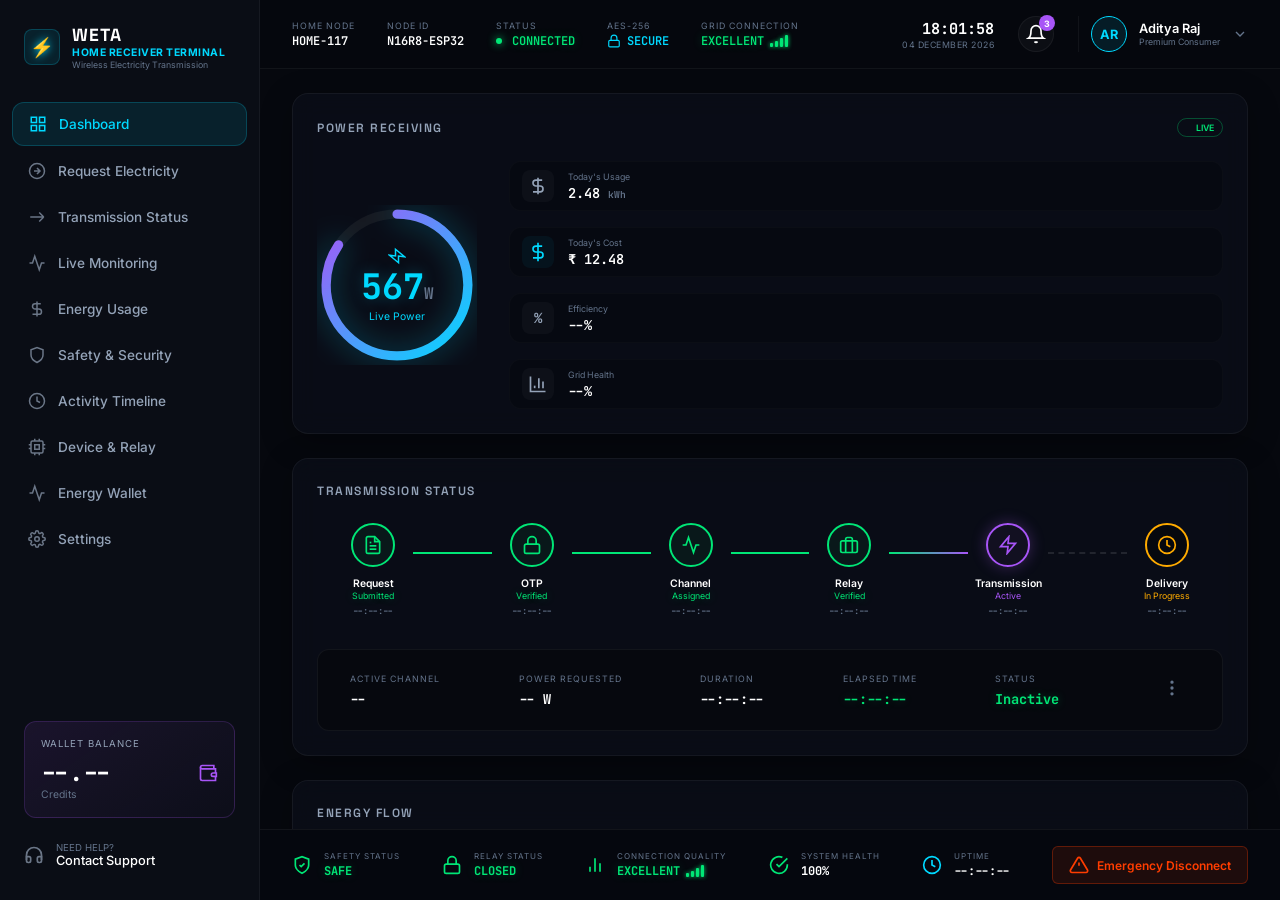
<file: Home/index.html>
<!DOCTYPE html>
<html lang="en">
<head>
  <meta charset="UTF-8"/>
  <meta name="viewport" content="width=device-width, initial-scale=1.0"/>
  <title>WETA HOME RECEIVER TERMINAL</title>
  <link rel="preconnect" href="https://fonts.googleapis.com"/>
  <link rel="preconnect" href="https://fonts.gstatic.com" crossorigin/>
  <link href="https://fonts.googleapis.com/css2?family=Inter:wght@400;500;600;700&family=Space+Grotesk:wght@500;600;700&family=Orbitron:wght@500;700&family=JetBrains+Mono:wght@400;500;700&display=swap" rel="stylesheet"/>
  <link rel="stylesheet" href="style.css"/>
</head>
<body>
  <div id="app">
    <!-- LEFT SIDEBAR -->
    <aside class="sidebar">
      <div class="sidebar-brand">
        <div class="brand-icon">⚡</div>
        <div class="brand-text">
          <h1>WETA</h1>
          <h2>HOME RECEIVER TERMINAL</h2>
          <p>Wireless Electricity Transmission</p>
        </div>
      </div>

      <nav class="sidebar-nav">
        <a href="#" class="nav-item active">
          <svg viewBox="0 0 24 24" fill="none" stroke="currentColor" stroke-width="2"><rect x="3" y="3" width="7" height="7"></rect><rect x="14" y="3" width="7" height="7"></rect><rect x="14" y="14" width="7" height="7"></rect><rect x="3" y="14" width="7" height="7"></rect></svg>
          Dashboard
        </a>
        <a href="#" class="nav-item">
          <svg viewBox="0 0 24 24" fill="none" stroke="currentColor" stroke-width="2"><circle cx="12" cy="12" r="10"></circle><path d="M12 8l4 4-4 4M8 12h8"></path></svg>
          Request Electricity
        </a>
        <a href="#" class="nav-item">
          <svg viewBox="0 0 24 24" fill="none" stroke="currentColor" stroke-width="2"><path d="M21 12H3M21 12l-6-6M21 12l-6 6"></path></svg>
          Transmission Status
        </a>
        <a href="#" class="nav-item">
          <svg viewBox="0 0 24 24" fill="none" stroke="currentColor" stroke-width="2"><polyline points="22 12 18 12 15 21 9 3 6 12 2 12"></polyline></svg>
          Live Monitoring
        </a>
        <a href="#" class="nav-item">
          <svg viewBox="0 0 24 24" fill="none" stroke="currentColor" stroke-width="2"><path d="M12 2v20M17 5H9.5a3.5 3.5 0 0 0 0 7h5a3.5 3.5 0 0 1 0 7H6"></path></svg>
          Energy Usage
        </a>
        <a href="#" class="nav-item">
          <svg viewBox="0 0 24 24" fill="none" stroke="currentColor" stroke-width="2"><path d="M12 22s8-4 8-10V5l-8-3-8 3v7c0 6 8 10 8 10z"></path></svg>
          Safety & Security
        </a>
        <a href="#" class="nav-item">
          <svg viewBox="0 0 24 24" fill="none" stroke="currentColor" stroke-width="2"><circle cx="12" cy="12" r="10"></circle><polyline points="12 6 12 12 16 14"></polyline></svg>
          Activity Timeline
        </a>
        <a href="#" class="nav-item">
          <svg viewBox="0 0 24 24" fill="none" stroke="currentColor" stroke-width="2"><rect x="4" y="4" width="16" height="16" rx="2" ry="2"></rect><rect x="9" y="9" width="6" height="6"></rect><line x1="9" y1="1" x2="9" y2="4"></line><line x1="15" y1="1" x2="15" y2="4"></line><line x1="9" y1="20" x2="9" y2="23"></line><line x1="15" y1="20" x2="15" y2="23"></line><line x1="20" y1="9" x2="23" y2="9"></line><line x1="20" y1="14" x2="23" y2="14"></line><line x1="1" y1="9" x2="4" y2="9"></line><line x1="1" y1="14" x2="4" y2="14"></line></svg>
          Device & Relay
        </a>
        <a href="#" class="nav-item">
          <svg viewBox="0 0 24 24" fill="none" stroke="currentColor" stroke-width="2"><path d="M22 12h-4l-3 9L9 3l-3 9H2"></path></svg>
          Energy Wallet
        </a>
        <a href="#" class="nav-item">
          <svg viewBox="0 0 24 24" fill="none" stroke="currentColor" stroke-width="2"><circle cx="12" cy="12" r="3"></circle><path d="M19.4 15a1.65 1.65 0 0 0 .33 1.82l.06.06a2 2 0 0 1-2.83 2.83l-.06-.06a1.65 1.65 0 0 0-1.82-.33 1.65 1.65 0 0 0-1 1.51V21a2 2 0 0 1-4 0v-.09A1.65 1.65 0 0 0 9 19.4a1.65 1.65 0 0 0-1.82.33l-.06.06a2 2 0 0 1-2.83-2.83l.06-.06A1.65 1.65 0 0 0 4.68 15a1.65 1.65 0 0 0-1.51-1H3a2 2 0 0 1 0-4h.09A1.65 1.65 0 0 0 4.6 9a1.65 1.65 0 0 0-.33-1.82l-.06-.06a2 2 0 0 1 2.83-2.83l.06.06A1.65 1.65 0 0 0 9 4.68a1.65 1.65 0 0 0 1-1.51V3a2 2 0 0 1 4 0v.09a1.65 1.65 0 0 0 1 1.51 1.65 1.65 0 0 0 1.82-.33l.06-.06a2 2 0 0 1 2.83 2.83l-.06.06A1.65 1.65 0 0 0 19.4 9a1.65 1.65 0 0 0 1.51 1H21a2 2 0 0 1 0 4h-.09a1.65 1.65 0 0 0-1.51 1z"></path></svg>
          Settings
        </a>
      </nav>

      <div class="sidebar-bottom">
        <div class="wallet-card">
          <div class="wallet-header">
            <span>WALLET BALANCE</span>
          </div>
          <div class="wallet-amount">
            <span id="sidebar-wallet-bal">--.--</span>
            <svg viewBox="0 0 24 24" fill="none" stroke="currentColor" stroke-width="2"><path d="M21 12V7H5a2 2 0 0 1 0-4h14v4"></path><path d="M3 5v14a2 2 0 0 0 2 2h16v-5"></path><path d="M18 12a2 2 0 0 0 0 4h4v-4Z"></path></svg>
          </div>
          <div class="wallet-unit">Credits</div>
        </div>

        <a href="#" class="support-link">
          <svg viewBox="0 0 24 24" fill="none" stroke="currentColor" stroke-width="2"><path d="M3 18v-6a9 9 0 0 1 18 0v6"></path><path d="M21 19a2 2 0 0 1-2 2h-1a2 2 0 0 1-2-2v-3a2 2 0 0 1 2-2h3zM3 19a2 2 0 0 0 2 2h1a2 2 0 0 0 2-2v-3a2 2 0 0 0-2-2H3z"></path></svg>
          <div class="support-text">
            <span>NEED HELP?</span>
            <strong>Contact Support</strong>
          </div>
        </a>
      </div>
    </aside>

    <!-- MAIN CONTENT -->
    <main class="main-content">
      <!-- TOPBAR -->
      <header class="topbar">
        <div class="topbar-status">
          <div class="status-item">
            <span class="label">HOME NODE</span>
            <strong class="value text-white">HOME-117</strong>
          </div>
          <div class="status-item">
            <span class="label">NODE ID</span>
            <strong class="value text-white">N16R8-ESP32</strong>
          </div>
          <div class="status-item">
            <span class="label">STATUS</span>
            <strong class="value text-green"><span class="dot green"></span> CONNECTED</strong>
          </div>
          <div class="status-item">
            <span class="label">AES-256</span>
            <strong class="value text-cyan"><svg width="12" height="12" viewBox="0 0 24 24" fill="none" stroke="currentColor" stroke-width="2"><rect x="3" y="11" width="18" height="11" rx="2" ry="2"></rect><path d="M7 11V7a5 5 0 0 1 10 0v4"></path></svg> SECURE</strong>
          </div>
          <div class="status-item">
            <span class="label">GRID CONNECTION</span>
            <strong class="value text-green">EXCELLENT <span class="bars"><span class="bar on"></span><span class="bar on"></span><span class="bar on"></span><span class="bar on"></span></span></strong>
          </div>
        </div>

        <div class="topbar-user">
          <div class="clock">
            <strong class="time" id="clock-time">17:54:32</strong>
            <span class="date" id="clock-date">07 JUNE 2026</span>
          </div>
          <div class="notifications">
            <svg viewBox="0 0 24 24" fill="none" stroke="currentColor" stroke-width="2"><path d="M18 8A6 6 0 0 0 6 8c0 7-3 9-3 9h18s-3-2-3-9"></path><path d="M13.73 21a2 2 0 0 1-3.46 0"></path></svg>
            <span class="badge">3</span>
          </div>
          <div class="profile">
            <div class="avatar">AR</div>
            <div class="profile-info">
              <strong class="name">Aditya Raj</strong>
              <span class="role">Premium Consumer</span>
            </div>
            <svg class="chevron" viewBox="0 0 24 24" fill="none" stroke="currentColor" stroke-width="2"><polyline points="6 9 12 15 18 9"></polyline></svg>
          </div>
        </div>
      </header>

      
      
      <!-- DASHBOARD AREA -->
      <div id="view-dashboard" class="dashboard-scroll view active">
        <div class="grid-container">
          
          <!-- ROW 1 -->
          <div class="row row-1">
            <!-- POWER RECEIVING -->
            <div class="card power-receiving">
              <div class="card-header">
                <h2>POWER RECEIVING</h2>
                <div class="live-badge"><span class="dot"></span> LIVE</div>
              </div>
              <div class="power-content">
                <div class="power-gauge">
                  <svg viewBox="0 0 140 140">
                    <defs>
                      <linearGradient id="power-grad" x1="0%" y1="100%" x2="100%" y2="0%">
                        <stop offset="0%" stop-color="#00D9FF" />
                        <stop offset="100%" stop-color="#A855F7" />
                      </linearGradient>
                    </defs>
                    <circle class="bg" cx="70" cy="70" r="62"></circle>
                    <circle class="progress" cx="70" cy="70" r="62" stroke="url(#power-grad)"></circle>
                  </svg>
                  <div class="gauge-center">
                    <svg class="bolt" viewBox="0 0 24 24" fill="none" stroke="currentColor" stroke-width="2"><polygon points="13 2 3 14 12 14 11 22 21 10 12 10 13 2"></polygon></svg>
                    <div class="value">567<span>W</span></div>
                    <div class="label">Live Power</div>
                  </div>
                </div>
                
                <div class="power-stats">
                  <div class="stat-item">
                    <div class="icon">
                      <svg viewBox="0 0 24 24" fill="none" stroke="currentColor" stroke-width="2"><path d="M12 2v20M17 5H9.5a3.5 3.5 0 0 0 0 7h5a3.5 3.5 0 0 1 0 7H6"></path></svg>
                    </div>
                    <div class="stat-info">
                      <span class="stat-label">Today's Usage</span>
                      <strong class="stat-value">2.48 <span>kWh</span></strong>
                    </div>
                  </div>
                  <div class="stat-item">
                    <div class="icon cyan">
                      <svg viewBox="0 0 24 24" fill="none" stroke="currentColor" stroke-width="2"><line x1="12" y1="1" x2="12" y2="23"></line><path d="M17 5H9.5a3.5 3.5 0 0 0 0 7h5a3.5 3.5 0 0 1 0 7H6"></path></svg>
                    </div>
                    <div class="stat-info">
                      <span class="stat-label">Today's Cost</span>
                      <strong class="stat-value">₹ 12.48</strong>
                    </div>
                  </div>
                  <div class="stat-item">
                    <div class="icon text-cyan">
                      <strong style="font-family: var(--font-mono); font-size: 14px;">%</strong>
                    </div>
                    <div class="stat-info">
                      <span class="stat-label">Efficiency</span>
                      <strong class="stat-value" id="dash-efficiency">--%</strong>
                    </div>
                  </div>
                  <div class="stat-item">
                    <div class="icon text-cyan">
                      <svg viewBox="0 0 24 24" fill="none" stroke="currentColor" stroke-width="2"><path d="M3 3v18h18"/><path d="M18 17V9"/><path d="M13 17V5"/><path d="M8 17v-3"/></svg>
                    </div>
                    <div class="stat-info">
                      <span class="stat-label">Grid Health</span>
                      <strong class="stat-value" id="dash-health">--%</strong>
                    </div>
                  </div>
                </div>
              </div>
            </div>
            
            <!-- TRANSMISSION STATUS -->
            <div class="card transmission-status">
              <div class="card-header">
                <h2>TRANSMISSION STATUS</h2>
              </div>
              <div class="transmission-workflow">
                <div class="step complete">
                  <div class="icon-wrap"><svg viewBox="0 0 24 24" fill="none" stroke="currentColor" stroke-width="2"><path d="M14 2H6a2 2 0 0 0-2 2v16a2 2 0 0 0 2 2h12a2 2 0 0 0 2-2V8z"></path><polyline points="14 2 14 8 20 8"></polyline><line x1="16" y1="13" x2="8" y2="13"></line><line x1="16" y1="17" x2="8" y2="17"></line><polyline points="10 9 9 9 8 9"></polyline></svg></div>
                  <strong class="name">Request</strong>
                  <span class="status text-green">Submitted</span>
                  <span class="time" id="tx-time-request">--:--:--</span>
                </div>
                <div class="line active"></div>
                <div class="step complete">
                  <div class="icon-wrap"><svg viewBox="0 0 24 24" fill="none" stroke="currentColor" stroke-width="2"><rect x="3" y="11" width="18" height="11" rx="2" ry="2"></rect><path d="M7 11V7a5 5 0 0 1 10 0v4"></path></svg></div>
                  <strong class="name">OTP</strong>
                  <span class="status text-green">Verified</span>
                  <span class="time" id="tx-time-otp">--:--:--</span>
                </div>
                <div class="line active"></div>
                <div class="step complete">
                  <div class="icon-wrap"><svg viewBox="0 0 24 24" fill="none" stroke="currentColor" stroke-width="2"><path d="M22 12h-4l-3 9L9 3l-3 9H2"></path></svg></div>
                  <strong class="name">Channel</strong>
                  <span class="status text-green">Assigned</span>
                  <span class="time" id="tx-time-channel">--:--:--</span>
                </div>
                <div class="line active"></div>
                <div class="step complete">
                  <div class="icon-wrap"><svg viewBox="0 0 24 24" fill="none" stroke="currentColor" stroke-width="2"><rect x="2" y="7" width="20" height="14" rx="2" ry="2"></rect><path d="M16 21V5a2 2 0 0 0-2-2h-4a2 2 0 0 0-2 2v16"></path></svg></div>
                  <strong class="name">Relay</strong>
                  <span class="status text-green">Verified</span>
                  <span class="time" id="tx-time-relay">--:--:--</span>
                </div>
                <div class="line active purple"></div>
                <div class="step active pulse">
                  <div class="icon-wrap glow-purple"><svg viewBox="0 0 24 24" fill="none" stroke="currentColor" stroke-width="2"><polygon points="13 2 3 14 12 14 11 22 21 10 12 10 13 2"></polygon></svg></div>
                  <strong class="name">Transmission</strong>
                  <span class="status text-purple">Active</span>
                  <span class="time" id="tx-time-active">--:--:--</span>
                </div>
                <div class="line dashed"></div>
                <div class="step pending">
                  <div class="icon-wrap"><svg viewBox="0 0 24 24" fill="none" stroke="currentColor" stroke-width="2"><circle cx="12" cy="12" r="10"></circle><polyline points="12 6 12 12 16 14"></polyline></svg></div>
                  <strong class="name">Delivery</strong>
                  <span class="status text-amber">In Progress</span>
                  <span class="time" id="tx-time-delivery">--:--:--</span>
                </div>
              </div>
              <div class="transmission-details">
                <div class="detail-box">
                  <span class="label">ACTIVE CHANNEL</span>
                  <strong class="value" id="tx-channel">--</strong>
                </div>
                <div class="detail-box">
                  <span class="label">POWER REQUESTED</span>
                  <strong class="value" id="tx-power-req">-- W</strong>
                </div>
                <div class="detail-box">
                  <span class="label">DURATION</span>
                  <strong class="value" id="tx-duration">--:--:--</strong>
                </div>
                <div class="detail-box">
                  <span class="label">ELAPSED TIME</span>
                  <strong class="value text-green" id="tx-elapsed">--:--:--</strong>
                </div>
                <div class="detail-box">
                  <span class="label">STATUS</span>
                  <strong class="value text-green" id="tx-status">Inactive <span class="dot red"></span></strong>
                </div>
                <div class="menu-dots"><svg viewBox="0 0 24 24" fill="none" stroke="currentColor" stroke-width="2"><circle cx="12" cy="12" r="1"></circle><circle cx="12" cy="5" r="1"></circle><circle cx="12" cy="19" r="1"></circle></svg></div>
              </div>
            </div>
          </div>

          <!-- ROW 2 -->
          <div class="row row-2">
            <!-- ENERGY FLOW -->
            <div class="card energy-flow">
              <div class="card-header">
                <h2>ENERGY FLOW</h2>
              </div>
              <div class="flow-diagram">
                <!-- 1. Grid Station -->
                <div class="flow-node">
                  <span class="node-label">Grid Station</span>
                  <div class="custom-icon-wrapper cyan-glow">
                    <svg viewBox="0 0 100 100" class="premium-svg">
                      <defs>
                        <linearGradient id="gridGrad" x1="0%" y1="0%" x2="100%" y2="100%">
                          <stop offset="0%" stop-color="#1A2B4C"/>
                          <stop offset="100%" stop-color="#0A1128"/>
                        </linearGradient>
                        <linearGradient id="cyanNeon" x1="0%" y1="0%" x2="0%" y2="100%">
                          <stop offset="0%" stop-color="#00FFFF"/>
                          <stop offset="100%" stop-color="#0088AA"/>
                        </linearGradient>
                        <filter id="cyanGlow" x="-20%" y="-20%" width="140%" height="140%">
                          <feGaussianBlur stdDeviation="3" result="blur" />
                          <feComposite in="SourceGraphic" in2="blur" operator="over" />
                        </filter>
                      </defs>
                      <polygon points="10,70 50,90 90,70 90,30 50,10 10,30" fill="url(#gridGrad)" stroke="#00FFFF" stroke-width="1.5" stroke-opacity="0.5"/>
                      <path d="M25,50 L35,25 L45,50 Z" fill="url(#gridGrad)" stroke="url(#cyanNeon)" stroke-width="1.5"/>
                      <path d="M55,60 L65,30 L75,60 Z" fill="url(#gridGrad)" stroke="url(#cyanNeon)" stroke-width="1.5"/>
                      <ellipse cx="50" cy="50" rx="12" ry="6" fill="none" stroke="#00FFFF" stroke-width="2" filter="url(#cyanGlow)"/>
                      <ellipse cx="50" cy="40" rx="8" ry="4" fill="none" stroke="#00FFFF" stroke-width="1.5" filter="url(#cyanGlow)"/>
                      <line x1="50" y1="20" x2="50" y2="40" stroke="#00FFFF" stroke-width="2" filter="url(#cyanGlow)"/>
                    </svg>
                  </div>
                </div>

                <div class="flow-link dashed-cyan animated-link"></div>

                <!-- 2. Transmission Channel -->
                <div class="flow-node">
                  <span class="node-label">Transmission Channel<br><small>Channel 1</small></span>
                  <div class="custom-icon-wrapper cyan-glow">
                    <svg viewBox="0 0 100 100" class="premium-svg">
                      <defs>
                        <filter id="purpleGlow" x="-20%" y="-20%" width="140%" height="140%">
                          <feGaussianBlur stdDeviation="3" result="blur" />
                          <feComposite in="SourceGraphic" in2="blur" operator="over" />
                        </filter>
                      </defs>
                      <polygon points="30,90 70,90 60,30 40,30" fill="none" stroke="#00D9FF" stroke-width="1.5" stroke-opacity="0.8"/>
                      <line x1="35" y1="75" x2="65" y2="75" stroke="#00D9FF" stroke-width="1" stroke-opacity="0.5"/>
                      <line x1="37" y1="60" x2="63" y2="60" stroke="#00D9FF" stroke-width="1" stroke-opacity="0.5"/>
                      <line x1="39" y1="45" x2="61" y2="45" stroke="#00D9FF" stroke-width="1" stroke-opacity="0.5"/>
                      <line x1="30" y1="90" x2="65" y2="75" stroke="#00D9FF" stroke-width="1" stroke-opacity="0.3"/>
                      <line x1="70" y1="90" x2="35" y2="75" stroke="#00D9FF" stroke-width="1" stroke-opacity="0.3"/>
                      <line x1="35" y1="75" x2="63" y2="60" stroke="#00D9FF" stroke-width="1" stroke-opacity="0.3"/>
                      <line x1="65" y1="75" x2="37" y2="60" stroke="#00D9FF" stroke-width="1" stroke-opacity="0.3"/>
                      <line x1="37" y1="60" x2="61" y2="45" stroke="#00D9FF" stroke-width="1" stroke-opacity="0.3"/>
                      <line x1="63" y1="60" x2="39" y2="45" stroke="#00D9FF" stroke-width="1" stroke-opacity="0.3"/>
                      <line x1="20" y1="30" x2="80" y2="30" stroke="#A855F7" stroke-width="2" filter="url(#purpleGlow)"/>
                      <line x1="25" y1="20" x2="75" y2="20" stroke="#A855F7" stroke-width="2" filter="url(#purpleGlow)"/>
                      <circle cx="20" cy="35" r="2" fill="#00D9FF" filter="url(#cyanGlow)"/>
                      <circle cx="80" cy="35" r="2" fill="#00D9FF" filter="url(#cyanGlow)"/>
                      <circle cx="25" cy="25" r="2" fill="#00D9FF" filter="url(#cyanGlow)"/>
                      <circle cx="75" cy="25" r="2" fill="#00D9FF" filter="url(#cyanGlow)"/>
                      <line x1="50" y1="30" x2="50" y2="5" stroke="#00D9FF" stroke-width="2" filter="url(#cyanGlow)"/>
                      <circle cx="50" cy="5" r="3" fill="#A855F7" filter="url(#purpleGlow)"/>
                    </svg>
                  </div>
                </div>

                <div class="flow-link solid-cyan animated-link-solid"></div>

                <!-- 3. AES-256 Tunnel -->
                <div class="flow-node center-shield">
                  <span class="node-label">AES-256 Secure Tunnel</span>
                  <div class="custom-icon-wrapper tunnel-glow">
                    <svg viewBox="0 0 100 100" class="premium-svg">
                      <defs>
                        <radialGradient id="shieldGrad" cx="50%" cy="50%" r="50%">
                          <stop offset="0%" stop-color="rgba(0, 217, 255, 0.2)"/>
                          <stop offset="100%" stop-color="rgba(0, 0, 0, 0)"/>
                        </radialGradient>
                      </defs>
                      <circle cx="50" cy="50" r="45" fill="url(#shieldGrad)" stroke="rgba(0, 217, 255, 0.3)" stroke-width="1"/>
                      <polygon points="50,15 80,32.5 80,67.5 50,85 20,67.5 20,32.5" fill="none" stroke="rgba(0, 217, 255, 0.15)" stroke-width="2"/>
                      <polygon points="50,5 90,28 90,72 50,95 10,72 10,28" fill="none" stroke="rgba(0, 217, 255, 0.05)" stroke-width="1"/>
                      <path d="M50,25 L75,35 L75,55 C75,70 60,82 50,88 C40,82 25,70 25,55 L25,35 Z" fill="rgba(6, 8, 14, 0.8)" stroke="#00D9FF" stroke-width="3" filter="url(#cyanGlow)"/>
                      <rect x="42" y="50" width="16" height="12" rx="2" fill="none" stroke="#A855F7" stroke-width="2" filter="url(#purpleGlow)"/>
                      <path d="M45,50 V44 A5,5 0 0,1 55,44 V50" fill="none" stroke="#A855F7" stroke-width="2" filter="url(#purpleGlow)"/>
                      <circle cx="50" cy="56" r="2" fill="#A855F7"/>
                    </svg>
                  </div>
                </div>

                <div class="flow-link solid-purple animated-link-solid-purple"></div>

                <!-- 4. Home Relay -->
                <div class="flow-node">
                  <span class="node-label">Home Relay<br><small>N16R8-ESP32</small></span>
                  <div class="custom-icon-wrapper purple-glow">
                    <svg viewBox="0 0 100 100" class="premium-svg">
                      <rect x="25" y="20" width="50" height="60" rx="4" fill="#0A1128" stroke="#A855F7" stroke-width="2" stroke-opacity="0.6"/>
                      <rect x="30" y="25" width="40" height="20" rx="2" fill="#05070D" stroke="#A855F7" stroke-width="1"/>
                      <rect x="35" y="30" width="30" height="10" fill="#1A1C23" stroke="#555" stroke-width="1"/>
                      <circle cx="35" cy="65" r="3" fill="#00FF88" filter="url(#cyanGlow)"/>
                      <circle cx="45" cy="65" r="3" fill="#A855F7" filter="url(#purpleGlow)"/>
                      <circle cx="55" cy="65" r="3" fill="#FF4D4D"/>
                      <circle cx="65" cy="65" r="3" fill="#333"/>
                      <line x1="20" y1="30" x2="25" y2="30" stroke="#A855F7" stroke-width="2"/>
                      <line x1="20" y1="40" x2="25" y2="40" stroke="#A855F7" stroke-width="2"/>
                      <line x1="20" y1="50" x2="25" y2="50" stroke="#A855F7" stroke-width="2"/>
                      <line x1="20" y1="60" x2="25" y2="60" stroke="#A855F7" stroke-width="2"/>
                      <line x1="75" y1="30" x2="80" y2="30" stroke="#A855F7" stroke-width="2"/>
                      <line x1="75" y1="40" x2="80" y2="40" stroke="#A855F7" stroke-width="2"/>
                      <line x1="75" y1="50" x2="80" y2="50" stroke="#A855F7" stroke-width="2"/>
                      <line x1="75" y1="60" x2="80" y2="60" stroke="#A855F7" stroke-width="2"/>
                      <path d="M40,12 Q50,5 60,12" fill="none" stroke="#00D9FF" stroke-width="1.5" filter="url(#cyanGlow)"/>
                      <path d="M44,16 Q50,11 56,16" fill="none" stroke="#00D9FF" stroke-width="1.5" filter="url(#cyanGlow)"/>
                      <circle cx="50" cy="18" r="1.5" fill="#00D9FF"/>
                    </svg>
                  </div>
                </div>

                <div class="flow-link dashed-purple animated-link-purple"></div>

                <!-- 5. Your Home -->
                <div class="flow-node">
                  <span class="node-label">Your Home<br><small>HOME-117</small></span>
                  <div class="custom-icon-wrapper purple-glow">
                    <svg viewBox="0 0 100 100" class="premium-svg">
                      <polygon points="20,55 80,55 80,90 20,90" fill="#0A0D15" stroke="#A855F7" stroke-width="1.5"/>
                      <polygon points="10,55 50,20 90,55 80,55 50,30 20,55" fill="#00D9FF" stroke="#00D9FF" stroke-width="1" filter="url(#cyanGlow)"/>
                      <polygon points="20,55 50,30 80,55" fill="rgba(0, 217, 255, 0.1)"/>
                      <rect x="42" y="65" width="16" height="25" fill="#05070D" stroke="#A855F7" stroke-width="1.5"/>
                      <circle cx="54" cy="78" r="1.5" fill="#00D9FF" filter="url(#cyanGlow)"/>
                      <rect x="28" y="60" width="10" height="15" fill="rgba(0, 217, 255, 0.2)" stroke="#00D9FF" stroke-width="1" filter="url(#cyanGlow)"/>
                      <line x1="33" y1="60" x2="33" y2="75" stroke="#00D9FF" stroke-width="0.5"/>
                      <line x1="28" y1="67.5" x2="38" y2="67.5" stroke="#00D9FF" stroke-width="0.5"/>
                      <rect x="62" y="60" width="10" height="15" fill="rgba(0, 217, 255, 0.2)" stroke="#00D9FF" stroke-width="1" filter="url(#cyanGlow)"/>
                      <line x1="67" y1="60" x2="67" y2="75" stroke="#00D9FF" stroke-width="0.5"/>
                      <line x1="62" y1="67.5" x2="72" y2="67.5" stroke="#00D9FF" stroke-width="0.5"/>
                      <ellipse cx="50" cy="15" rx="8" ry="3" fill="none" stroke="#A855F7" stroke-width="1.5" filter="url(#purpleGlow)"/>
                      <line x1="50" y1="15" x2="50" y2="20" stroke="#A855F7" stroke-width="1.5"/>
                    </svg>
                  </div>
                </div>
              </div>
            </div>
            
            <!-- QUICK ACTIONS -->
            <div class="card quick-actions">
              <div class="card-header">
                <h2>QUICK ACTIONS</h2>
              </div>
              <div class="actions-grid">
                <button class="action-btn">
                  <svg class="text-cyan" viewBox="0 0 24 24" fill="none" stroke="currentColor" stroke-width="2"><polygon points="13 2 3 14 12 14 11 22 21 10 12 10 13 2"></polygon></svg>
                  Request Electricity
                </button>
                <button class="action-btn">
                  <svg class="text-cyan" viewBox="0 0 24 24" fill="none" stroke="currentColor" stroke-width="2"><polyline points="22 12 18 12 15 21 9 3 6 12 2 12"></polyline></svg>
                  View Live Monitoring
                </button>
                <button class="action-btn">
                  <svg class="text-green" viewBox="0 0 24 24" fill="none" stroke="currentColor" stroke-width="2"><path d="M10 13a5 5 0 0 0 7.54.54l3-3a5 5 0 0 0-7.07-7.07l-1.72 1.71"></path><path d="M14 11a5 5 0 0 0-7.54-.54l-3 3a5 5 0 0 0 7.07 7.07l1.71-1.71"></path></svg>
                  Transmission Status
                </button>
                <button class="action-btn">
                  <svg class="text-green" viewBox="0 0 24 24" fill="none" stroke="currentColor" stroke-width="2"><path d="M12 22s8-4 8-10V5l-8-3-8 3v7c0 6 8 10 8 10z"></path><polyline points="9 12 11 14 15 10"></polyline></svg>
                  Safety Verification
                </button>
                <button class="action-btn">
                  <svg class="text-purple" viewBox="0 0 24 24" fill="none" stroke="currentColor" stroke-width="2"><rect x="3" y="3" width="18" height="18" rx="2" ry="2"></rect><line x1="3" y1="9" x2="21" y2="9"></line><line x1="9" y1="21" x2="9" y2="9"></line></svg>
                  Energy Analytics
                </button>
                <button class="action-btn">
                  <svg class="text-amber" viewBox="0 0 24 24" fill="none" stroke="currentColor" stroke-width="2"><circle cx="12" cy="12" r="10"></circle><polyline points="12 6 12 12 16 14"></polyline></svg>
                  Activity Timeline
                </button>
              </div>
            </div>
          </div>

          <!-- ROW 3 LIVE METRICS -->
          <div class="metrics-row">
            <div class="metric-card">
              <div class="mc-icon text-cyan"><svg viewBox="0 0 24 24" fill="none" stroke="currentColor" stroke-width="2"><polygon points="13 2 3 14 12 14 11 22 21 10 12 10 13 2"></polygon></svg></div>
              <div class="mc-info">
                <span class="label">Voltage</span>
                <strong class="value">229.4 V</strong>
              </div>
              <div class="mc-wave wave-cyan"></div>
            </div>
            <div class="metric-card">
              <div class="mc-icon text-cyan"><svg viewBox="0 0 24 24" fill="none" stroke="currentColor" stroke-width="2"><rect x="4" y="4" width="16" height="16" rx="2" ry="2"></rect><path d="M9 9h6v6H9z"></path></svg></div>
              <div class="mc-info">
                <span class="label">Current</span>
                <strong class="value">2.47 A</strong>
              </div>
              <div class="mc-wave wave-cyan"></div>
            </div>
            <div class="metric-card">
              <div class="mc-icon text-purple"><svg viewBox="0 0 24 24" fill="none" stroke="currentColor" stroke-width="2"><path d="M21 16V8a2 2 0 0 0-1-1.73l-7-4a2 2 0 0 0-2 0l-7 4A2 2 0 0 0 3 8v8a2 2 0 0 0 1 1.73l7 4a2 2 0 0 0 2 0l7-4A2 2 0 0 0 21 16z"></path><polyline points="3.27 6.96 12 12.01 20.73 6.96"></polyline><line x1="12" y1="22.08" x2="12" y2="12"></line></svg></div>
              <div class="mc-info">
                <span class="label">Frequency</span>
                <strong class="value">50.02 Hz</strong>
              </div>
              <div class="mc-wave wave-purple"></div>
            </div>
            <div class="metric-card">
              <div class="mc-icon text-amber"><svg viewBox="0 0 24 24" fill="none" stroke="currentColor" stroke-width="2"><circle cx="12" cy="12" r="10"></circle><circle cx="12" cy="12" r="4"></circle><line x1="21.17" y1="8" x2="12" y2="8"></line><line x1="3.95" y1="6.06" x2="8.54" y2="14"></line><line x1="10.88" y1="21.94" x2="15.46" y2="14"></line></svg></div>
              <div class="mc-info">
                <span class="label">Power Factor</span>
                <strong class="value">0.98</strong>
              </div>
              <div class="mc-wave wave-amber"></div>
            </div>
            <div class="metric-card">
              <div class="mc-icon text-red"><svg viewBox="0 0 24 24" fill="none" stroke="currentColor" stroke-width="2"><path d="M14 14.76V3.5a2.5 2.5 0 0 0-5 0v11.26a4.5 4.5 0 1 0 5 0z"></path></svg></div>
              <div class="mc-info">
                <span class="label">Temperature</span>
                <strong class="value">32.4 °C</strong>
              </div>
              <div class="mc-wave wave-red"></div>
            </div>
            <div class="metric-card">
              <div class="mc-icon text-green"><svg viewBox="0 0 24 24" fill="none" stroke="currentColor" stroke-width="2"><path d="M18 20V10M12 20V4M6 20v-6"></path></svg></div>
              <div class="mc-info">
                <span class="label">Signal Strength</span>
                <strong class="value">-42 dBm</strong>
              </div>
              <div class="mc-wave wave-green"></div>
            </div>
          </div>
          
        </div>
      </div>


      
      <!-- REQUEST ELECTRICITY VIEW -->
      <div id="view-request" class="dashboard-scroll view" style="display: none;">
        <div class="grid-container" style="max-width: 800px; margin: 0 auto;">
           <div class="card">
             <div class="card-header" style="justify-content: center; border-bottom: 1px solid rgba(0, 217, 255, 0.1); padding-bottom: 20px;">
                <h2 style="font-size: 24px; color: #fff; letter-spacing: 2px;">CONFIGURE TRANSMISSION</h2>
             </div>
             
             <div class="request-form" style="padding: 30px;">
                <!-- Grid Info -->
                <div class="grid-info-box" style="display: flex; justify-content: space-between; background: rgba(0, 217, 255, 0.05); border: 1px solid rgba(0, 217, 255, 0.2); border-radius: 8px; padding: 15px 20px; margin-bottom: 30px;">
                    <div>
                        <span style="font-size: 11px; color: #888; text-transform: uppercase;">Target Node</span>
                        <div style="font-family: var(--font-mono); color: #00D9FF; font-size: 16px;">N16R8-ESP32</div>
                    </div>
                    <div>
                        <span style="font-size: 11px; color: #888; text-transform: uppercase;">Connection</span>
                        <div style="font-family: var(--font-mono); color: #00FF88; font-size: 16px;">SECURE TUNNEL</div>
                    </div>
                    <div>
                        <span style="font-size: 11px; color: #888; text-transform: uppercase;">Current Rate</span>
                        <div style="font-family: var(--font-mono); color: #fff; font-size: 16px;">₹ 5.03 / kWh</div>
                    </div>
                </div>

                <!-- Sliders and Inputs -->
                <div class="form-group" style="margin-bottom: 30px;">
                    <div style="display: flex; justify-content: space-between; margin-bottom: 10px;">
                        <label style="color: #ccc; font-size: 14px; text-transform: uppercase; letter-spacing: 1px;">Power Amount</label>
                        <strong id="power-display" style="color: #00D9FF; font-family: var(--font-mono); font-size: 18px;">1000 W</strong>
                    </div>
                    <input type="range" id="power-slider" min="100" max="5000" step="100" value="1000" class="premium-slider cyan-slider">
                </div>

                <div class="form-group" style="margin-bottom: 30px;">
                    <div style="display: flex; justify-content: space-between; margin-bottom: 10px;">
                        <label style="color: #ccc; font-size: 14px; text-transform: uppercase; letter-spacing: 1px;">Duration</label>
                        <strong id="duration-display" style="color: #A855F7; font-family: var(--font-mono); font-size: 18px;">02:00:00</strong>
                    </div>
                    <input type="range" id="duration-slider" min="1" max="12" step="1" value="2" class="premium-slider purple-slider">
                    <div style="display: flex; justify-content: space-between; margin-top: 8px; font-size: 12px; color: #666;">
                        <span>1 Hour</span>
                        <span>12 Hours</span>
                    </div>
                </div>

                <div class="form-group" style="margin-bottom: 40px;">
                    <label style="color: #ccc; font-size: 14px; text-transform: uppercase; letter-spacing: 1px; display: block; margin-bottom: 15px;">Priority Mode</label>
                    <div class="priority-toggles" style="display: grid; grid-template-columns: 1fr 1fr; gap: 15px;">
                        <div class="priority-btn active" data-mode="normal">NORMAL</div>
                        <div class="priority-btn emergency" data-mode="emergency">EMERGENCY</div>
                    </div>
                </div>

                <button id="btn-initiate-tx" class="btn-glow-cyan" style="width: 100%; padding: 20px; font-size: 18px; letter-spacing: 3px; font-weight: bold; border-radius: 8px; text-transform: uppercase; cursor: pointer; transition: all 0.3s ease;">
                    Initiate Transmission
                </button>
             </div>
           </div>
        </div>
      </div>


      
      <!-- TRANSMISSION STATUS VIEW -->
      <div id="view-transmission" class="dashboard-scroll view" style="display: none;">
        <div class="grid-container" style="max-width: 1200px; margin: 0 auto; gap: 24px; display: grid;">
           
           <!-- Real-Time Tracker -->
                       <div class="card transmission-status">
              <div class="card-header">
                <h2>TRANSMISSION STATUS</h2>
              </div>
              <div class="transmission-workflow page-tx-workflow">
                <div class="step complete">
                  <div class="icon-wrap"><svg viewBox="0 0 24 24" fill="none" stroke="currentColor" stroke-width="2"><path d="M14 2H6a2 2 0 0 0-2 2v16a2 2 0 0 0 2 2h12a2 2 0 0 0 2-2V8z"></path><polyline points="14 2 14 8 20 8"></polyline><line x1="16" y1="13" x2="8" y2="13"></line><line x1="16" y1="17" x2="8" y2="17"></line><polyline points="10 9 9 9 8 9"></polyline></svg></div>
                  <strong class="name">Request</strong>
                  <span class="status text-green">Submitted</span>
                  <span class="time" id="page-tx-time-request">--:--:--</span>
                </div>
                <div class="line active"></div>
                <div class="step complete">
                  <div class="icon-wrap"><svg viewBox="0 0 24 24" fill="none" stroke="currentColor" stroke-width="2"><rect x="3" y="11" width="18" height="11" rx="2" ry="2"></rect><path d="M7 11V7a5 5 0 0 1 10 0v4"></path></svg></div>
                  <strong class="name">OTP</strong>
                  <span class="status text-green">Verified</span>
                  <span class="time" id="page-tx-time-otp">--:--:--</span>
                </div>
                <div class="line active"></div>
                <div class="step complete">
                  <div class="icon-wrap"><svg viewBox="0 0 24 24" fill="none" stroke="currentColor" stroke-width="2"><path d="M22 12h-4l-3 9L9 3l-3 9H2"></path></svg></div>
                  <strong class="name">Channel</strong>
                  <span class="status text-green">Assigned</span>
                  <span class="time" id="page-tx-time-channel">--:--:--</span>
                </div>
                <div class="line active"></div>
                <div class="step complete">
                  <div class="icon-wrap"><svg viewBox="0 0 24 24" fill="none" stroke="currentColor" stroke-width="2"><rect x="2" y="7" width="20" height="14" rx="2" ry="2"></rect><path d="M16 21V5a2 2 0 0 0-2-2h-4a2 2 0 0 0-2 2v16"></path></svg></div>
                  <strong class="name">Relay</strong>
                  <span class="status text-green">Verified</span>
                  <span class="time" id="page-tx-time-relay">--:--:--</span>
                </div>
                <div class="line active purple"></div>
                <div class="step active pulse">
                  <div class="icon-wrap glow-purple"><svg viewBox="0 0 24 24" fill="none" stroke="currentColor" stroke-width="2"><polygon points="13 2 3 14 12 14 11 22 21 10 12 10 13 2"></polygon></svg></div>
                  <strong class="name">Transmission</strong>
                  <span class="status text-purple">Active</span>
                  <span class="time" id="page-tx-time-active">--:--:--</span>
                </div>
                <div class="line dashed"></div>
                <div class="step pending">
                  <div class="icon-wrap"><svg viewBox="0 0 24 24" fill="none" stroke="currentColor" stroke-width="2"><circle cx="12" cy="12" r="10"></circle><polyline points="12 6 12 12 16 14"></polyline></svg></div>
                  <strong class="name">Delivery</strong>
                  <span class="status text-amber">In Progress</span>
                  <span class="time" id="page-tx-time-delivery">--:--:--</span>
                </div>
              </div>
              <div class="transmission-details">
                <div class="detail-box">
                  <span class="label">ACTIVE CHANNEL</span>
                  <strong class="value" id="page-tx-channel">--</strong>
                </div>
                <div class="detail-box">
                  <span class="label">POWER REQUESTED</span>
                  <strong class="value" id="page-tx-power-req">-- W</strong>
                </div>
                <div class="detail-box">
                  <span class="label">DURATION</span>
                  <strong class="value" id="page-tx-duration">--:--:--</strong>
                </div>
                <div class="detail-box">
                  <span class="label">ELAPSED TIME</span>
                  <strong class="value text-green" id="page-tx-elapsed">--:--:--</strong>
                </div>
                <div class="detail-box">
                  <span class="label">STATUS</span>
                  <strong class="value text-green" id="page-tx-status">Inactive <span class="dot red"></span></strong>
                </div>
                <div class="menu-dots"><svg viewBox="0 0 24 24" fill="none" stroke="currentColor" stroke-width="2"><circle cx="12" cy="12" r="1"></circle><circle cx="12" cy="5" r="1"></circle><circle cx="12" cy="19" r="1"></circle></svg></div>
              </div>
            </div>


           <!-- Lower Row: Logs & History -->
           <div class="row" style="display: grid; grid-template-columns: 1fr 1fr; gap: 24px; margin-top: 24px;">
               
               <!-- Live System Logs Terminal -->
               <div class="card terminal-card">
                 <div class="card-header" style="border-bottom: 1px solid rgba(0, 217, 255, 0.1); padding-bottom: 15px;">
                   <h2 style="font-size: 16px; color: #fff; display: flex; align-items: center; gap: 10px;">
                     <svg viewBox="0 0 24 24" width="18" height="18" fill="none" stroke="#00D9FF" stroke-width="2"><polyline points="4 17 10 11 4 5"></polyline><line x1="12" y1="19" x2="20" y2="19"></line></svg>
                     LIVE SYSTEM LOGS
                   </h2>
                 </div>
                 <div class="terminal-window" id="tx-live-logs">
                    <div class="log-entry" style="color: #666;">[SYSTEM] Initializing logging daemon...</div>
                    <div class="log-entry" style="color: #666;">[SYSTEM] Ready to monitor transmissions.</div>
                 </div>
               </div>

               <!-- Transmission History Ledger -->
               <div class="card history-card">
                 <div class="card-header" style="border-bottom: 1px solid rgba(168, 85, 247, 0.1); padding-bottom: 15px;">
                   <h2 style="font-size: 16px; color: #fff; display: flex; align-items: center; gap: 10px;">
                     <svg viewBox="0 0 24 24" width="18" height="18" fill="none" stroke="#A855F7" stroke-width="2"><path d="M14 2H6a2 2 0 0 0-2 2v16a2 2 0 0 0 2 2h12a2 2 0 0 0 2-2V8z"></path><polyline points="14 2 14 8 20 8"></polyline><line x1="16" y1="13" x2="8" y2="13"></line><line x1="16" y1="17" x2="8" y2="17"></line><polyline points="10 9 9 9 8 9"></polyline></svg>
                     TRANSMISSION LEDGER
                   </h2>
                 </div>
                 <div class="history-table-container">
                    <table class="premium-table">
                        <thead>
                            <tr>
                                <th>Date</th>
                                <th>Target</th>
                                <th>Amount</th>
                                <th>Duration</th>
                                <th>Status</th>
                            </tr>
                        </thead>
                        <tbody id="tx-history-body">
                            <tr><td colspan="5" style="text-align: center; color: #666; padding: 20px;">Loading history...</td></tr>
                        </tbody>
                    </table>
                 </div>
               </div>

           </div>
        </div>
      </div>


      <!-- SAFETY & SECURITY VIEW -->
      <div id="view-safety" class="dashboard-scroll view" style="display: none;">
        <div class="grid-container">
           <div class="card">
             <div class="card-header"><h2>SAFETY & SECURITY</h2></div>
             <div id="safety-content" style="padding: 24px; color: var(--text-muted);">
                <div style="margin-bottom:20px;">
                    <span style="display:block;margin-bottom:5px;">AES-256 Encryption:</span>
                    <strong class="text-cyan">ACTIVE & VERIFIED</strong>
                </div>
                <div style="margin-bottom:20px;">
                    <span style="display:block;margin-bottom:5px;">Relay Protection State:</span>
                    <strong class="text-green">ENGAGED</strong>
                </div>
                <div style="margin-bottom:20px;">
                    <span style="display:block;margin-bottom:5px;">Voltage Safety Interlock:</span>
                    <strong class="text-green" id="safe-volt">NORMAL</strong>
                </div>
             </div>
           </div>
        </div>
      </div>

      <!-- DEVICE & RELAY VIEW -->
      <div id="view-device" class="dashboard-scroll view" style="display: none;">
        <div class="grid-container">
           <div class="card">
             <div class="card-header"><h2>DEVICE & RELAY DIAGNOSTICS</h2></div>
             <div id="device-content" style="padding: 24px; color: var(--text-muted);">
                <div style="margin-bottom:20px;">
                    <span style="display:block;margin-bottom:5px;">ESP32 Core Temperature:</span>
                    <strong class="text-cyan" id="dev-temp">42°C</strong>
                </div>
                <div style="margin-bottom:20px;">
                    <span style="display:block;margin-bottom:5px;">Relay Activation Count:</span>
                    <strong class="text-cyan">1,204 Cycles</strong>
                </div>
                <div style="margin-bottom:20px;">
                    <span style="display:block;margin-bottom:5px;">Firmware Version:</span>
                    <strong class="text-cyan">WETA-OS v3.2.1</strong>
                </div>
             </div>
           </div>
        </div>
      </div>

      <!-- WALLET VIEW -->
      <div id="view-wallet" class="dashboard-scroll view" style="display: none;">
        <div class="grid-container">
           <div class="card">
             <div class="card-header"><h2>ENERGY WALLET</h2></div>
             <div id="wallet-content" style="padding: 24px;"></div>
           </div>
        </div>
      </div>

      <!-- TIMELINE VIEW -->
      <div id="view-timeline" class="dashboard-scroll view" style="display: none;">
        <div class="grid-container">
           <div class="card">
             <div class="card-header"><h2>ACTIVITY TIMELINE</h2></div>
             <div id="timeline-content" style="padding: 24px; color: var(--text-muted); font-family: var(--font-mono);"></div>
           </div>
        </div>
      </div>

      <!-- USAGE VIEW -->
      <div id="view-usage" class="dashboard-scroll view" style="display: none;">
        <div class="grid-container">
           <div class="card">
             <div class="card-header"><h2>ENERGY USAGE</h2></div>
             <div id="usage-content" style="padding: 24px; color: var(--text-muted); font-family: var(--font-mono);"></div>
           </div>
        </div>
      </div>

      <!-- SETTINGS VIEW -->
      <div id="view-settings" class="dashboard-scroll view" style="display: none;">
        <div class="grid-container">
           <div class="card">
             <div class="card-header"><h2>SYSTEM SETTINGS</h2></div>
             <div id="settings-content" style="padding: 24px;">
               <label style="color:var(--text-muted);">Voltage Limit (V) <input type="number" id="cfg-v" value="240" style="background:var(--bg-color); color:var(--text); border:1px solid var(--panel-border); padding:8px; margin-left:10px;"/></label><br><br>
               <label style="color:var(--text-muted);">Current Limit (A) <input type="number" id="cfg-a" value="15" style="background:var(--bg-color); color:var(--text); border:1px solid var(--panel-border); padding:8px; margin-left:10px;"/></label><br><br>
               <button id="btn-save-cfg" class="action-btn">Save Settings</button>
             </div>
           </div>
        </div>
      </div>

      <!-- BOTTOM SYSTEM FOOTER -->
      <footer class="system-footer">
        <div class="sys-item">
          <svg class="text-green icon" viewBox="0 0 24 24" fill="none" stroke="currentColor" stroke-width="2"><path d="M12 22s8-4 8-10V5l-8-3-8 3v7c0 6 8 10 8 10z"></path><polyline points="9 12 11 14 15 10"></polyline></svg>
          <div class="sys-text">
            <span class="label">SAFETY STATUS</span>
            <strong class="value text-green">SAFE</strong>
          </div>
        </div>
        <div class="sys-item">
          <svg class="text-green icon" viewBox="0 0 24 24" fill="none" stroke="currentColor" stroke-width="2"><rect x="3" y="11" width="18" height="11" rx="2" ry="2"></rect><path d="M7 11V7a5 5 0 0 1 10 0v4"></path></svg>
          <div class="sys-text">
            <span class="label">RELAY STATUS</span>
            <strong class="value text-green">CLOSED</strong>
          </div>
        </div>
        <div class="sys-item">
          <svg class="text-green icon" viewBox="0 0 24 24" fill="none" stroke="currentColor" stroke-width="2"><path d="M18 20V10M12 20V4M6 20v-6"></path></svg>
          <div class="sys-text">
            <span class="label">CONNECTION QUALITY</span>
            <strong class="value text-green">EXCELLENT <span class="bars"><span class="bar on"></span><span class="bar on"></span><span class="bar on"></span><span class="bar on"></span></span></strong>
          </div>
        </div>
        <div class="sys-item">
          <svg class="text-green icon" viewBox="0 0 24 24" fill="none" stroke="currentColor" stroke-width="2"><path d="M22 11.08V12a10 10 0 1 1-5.93-9.14"></path><polyline points="22 4 12 14.01 9 11.01"></polyline></svg>
          <div class="sys-text">
            <span class="label">SYSTEM HEALTH</span>
            <strong class="value">100%</strong>
          </div>
        </div>
        <div class="sys-item">
          <svg class="text-cyan icon" viewBox="0 0 24 24" fill="none" stroke="currentColor" stroke-width="2"><circle cx="12" cy="12" r="10"></circle><polyline points="12 6 12 12 16 14"></polyline></svg>
          <div class="sys-text">
            <span class="label">UPTIME</span>
            <strong class="value" id="dash-uptime">--:--:--</strong>
          </div>
        </div>
        <div class="sys-item emergency">
          <button class="btn-emergency">
            <svg viewBox="0 0 24 24" fill="none" stroke="currentColor" stroke-width="2"><path d="M10.29 3.86L1.82 18a2 2 0 0 0 1.71 3h16.94a2 2 0 0 0 1.71-3L13.71 3.86a2 2 0 0 0-3.42 0z"></path><line x1="12" y1="9" x2="12" y2="13"></line><line x1="12" y1="17" x2="12.01" y2="17"></line></svg>
            Emergency Disconnect
          </button>
        </div>
      </footer>
    </main>
  </div>

  <!-- OTP MODAL -->
  <div id="modal-otp" class="modal" style="display: none; position: fixed; top: 0; left: 0; width: 100%; height: 100%; background: rgba(0,0,0,0.8); z-index: 100; align-items: center; justify-content: center;">
    <div class="card" style="width: 400px; box-shadow: 0 0 30px rgba(0,217,255,0.2);">
      <div class="card-header"><h2>AUTHORIZATION REQUIRED</h2></div>
      <div style="padding: 24px; text-align: center;">
        <p style="color: var(--text-muted); margin-bottom: 20px;">Enter the 6-digit AES-256 key provided by the grid.</p>
        <input type="text" id="otp-input" maxlength="6" style="background: var(--bg-color); color: var(--cyan); border: 1px solid var(--cyan); font-size: 24px; text-align: center; letter-spacing: 10px; width: 100%; padding: 12px; border-radius: 4px; margin-bottom: 20px;">
        <button id="btn-submit-otp" class="action-btn" style="width: 100%; justify-content: center; background: rgba(0,217,255,0.1); border-color: var(--cyan); color: var(--cyan);">Verify & Connect</button>
      </div>
    </div>
  </div>

  <script src="https://cdn.socket.io/4.7.2/socket.io.min.js"></script>
  <script src="script.js"></script>

      <!-- RESIDENT EVIL BOOT SEQUENCE OVERLAY -->
      <div id="re-boot-sequence" style="display: none;">
          <div class="crt-overlay"></div>
          <div class="re-content">
              <div class="re-logo-container">
                  <svg viewBox="0 0 200 200" class="re-logo">
                      <!-- Biohazard / Umbrella stylized octagon -->
                      <polygon points="100,5 165,30 195,90 165,165 100,195 35,165 5,90 35,30" class="re-logo-path outer-poly" />
                      <circle cx="100" cy="100" r="50" class="re-logo-path inner-circle" />
                      <path d="M100,50 L100,150 M50,100 L150,100 M65,65 L135,135 M65,135 L135,65" class="re-logo-path cross-lines" />
                  </svg>
              </div>
              <div class="re-terminal">
                  <div class="re-line" id="re-line-1">> UMBRELLA_OS BOOT SEQUENCE INITIATED...</div>
                  <div class="re-line" id="re-line-2">> WARNING: HIGH VOLTAGE TRANSMISSION PROTOCOL ENGAGED</div>
                  <div class="re-line" id="re-line-3">> BYPASSING SAFETY INTERLOCKS...</div>
                  <div class="re-line" id="re-line-4">> ESTABLISHING AES-256 TUNNEL...</div>
                  <div class="re-line blink-red" id="re-line-5">SYSTEM OVERRIDE SUCCESSFUL.</div>
              </div>
          </div>
      </div>

</body>
</html>
</file>
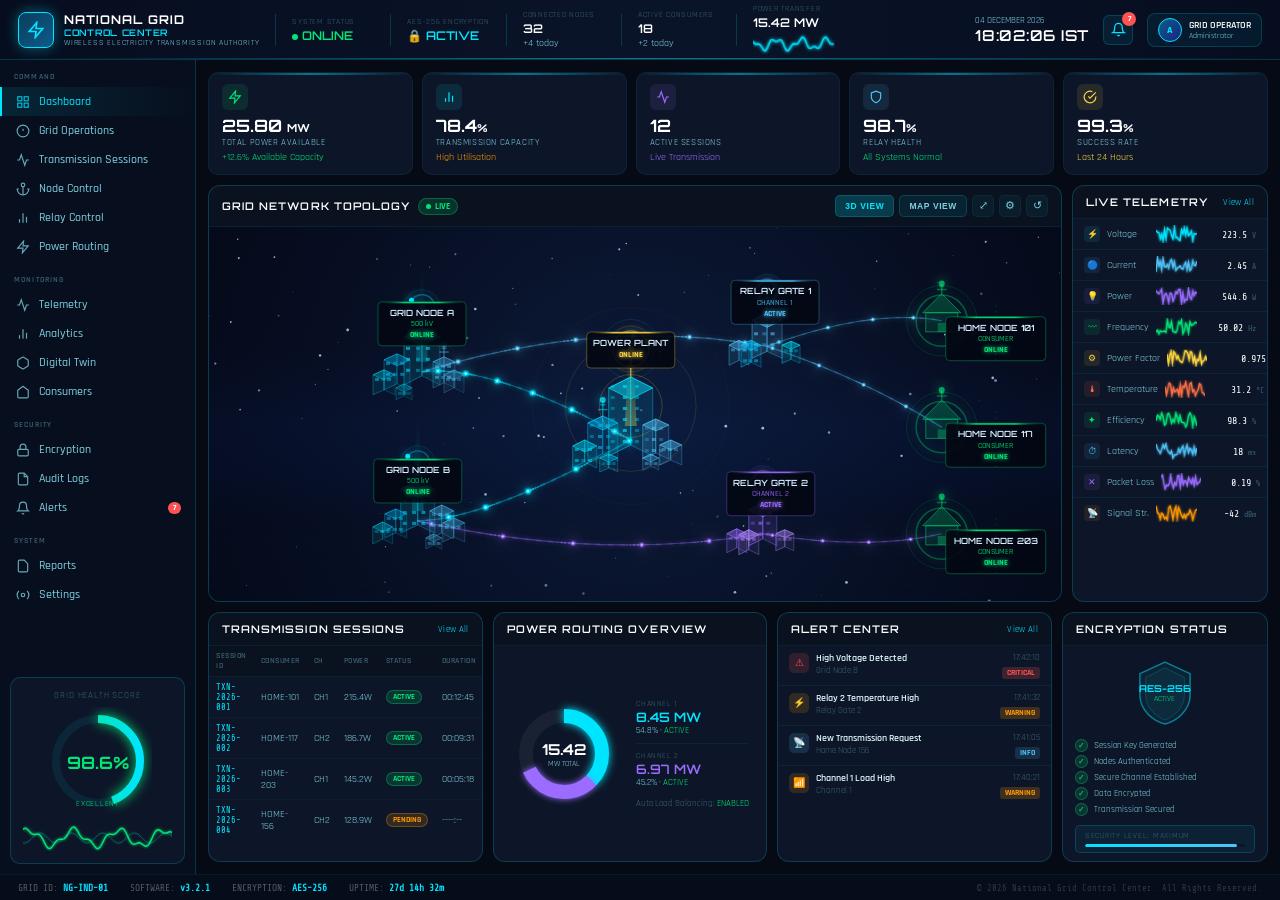
<file: reference_design.html>
<!DOCTYPE html>
<html lang="en">
<head>
<meta charset="UTF-8"/>
<meta name="viewport" content="width=device-width, initial-scale=1.0"/>
<title>National Grid Control Center</title>
<link href="https://fonts.googleapis.com/css2?family=Orbitron:wght@400;600;700;900&family=Rajdhani:wght@400;500;600;700&family=Share+Tech+Mono&display=swap" rel="stylesheet"/>
<style>
*{margin:0;padding:0;box-sizing:border-box;}
:root{
  --bg-deep:#060a14;--bg-card:#0d1628;
  --cyan:#00e5ff;--blue:#4fc3f7;--purple:#9b6cff;
  --green:#00e676;--orange:#ff9800;--red:#ff5252;--gold:#ffd740;
  --txt:#e0f7fa;--txt2:#7ecfe0;--muted:#3a5f70;
  --bgl:rgba(0,229,255,0.18);--bgd:rgba(0,229,255,0.07);
}
body{background:var(--bg-deep);color:var(--txt);font-family:'Rajdhani',sans-serif;font-size:13px;height:100vh;overflow:hidden;display:flex;flex-direction:column;}

/* ── HEADER ── */
.hdr{background:linear-gradient(90deg,#060d1f,#0a1428,#060d1f);border-bottom:1px solid var(--bgl);padding:0 18px;height:60px;display:flex;align-items:center;gap:16px;flex-shrink:0;position:relative;z-index:10;}
.hdr::after{content:'';position:absolute;bottom:0;left:0;right:0;height:1px;background:linear-gradient(90deg,transparent,var(--cyan),transparent);opacity:.5;}
.logo{display:flex;align-items:center;gap:10px;}
.logo-box{width:36px;height:36px;background:linear-gradient(135deg,#0a3d5c,#0d5c8a);border:1px solid var(--cyan);border-radius:8px;display:flex;align-items:center;justify-content:center;box-shadow:0 0 14px rgba(0,229,255,.4);}
.logo-box svg{width:18px;height:18px;}
.logo-txt .t1{font-family:'Orbitron',sans-serif;font-size:12px;font-weight:700;color:#fff;letter-spacing:.08em;}
.logo-txt .t2{font-family:'Orbitron',sans-serif;font-size:9px;font-weight:600;color:var(--cyan);letter-spacing:.08em;}
.logo-txt .t3{font-size:8px;color:var(--txt2);letter-spacing:.1em;text-transform:uppercase;}
.hdiv{width:1px;height:32px;background:var(--bgl);}
.hstat{display:flex;flex-direction:column;gap:1px;min-width:82px;}
.hstat .hl{font-size:7.5px;color:var(--muted);letter-spacing:.1em;text-transform:uppercase;}
.hstat .hv{font-family:'Orbitron',sans-serif;font-size:12px;font-weight:600;}
.hstat .hv.online{color:var(--green);}
.hstat .hv.active{color:var(--cyan);}
.hstat .hv.white{color:#fff;}
.hstat .hs{font-size:9.5px;color:var(--txt2);}
.pdot{display:inline-block;width:6px;height:6px;border-radius:50%;background:var(--green);margin-right:4px;animation:pg 1.5s infinite;}
@keyframes pg{0%,100%{box-shadow:0 0 0 0 rgba(0,230,118,.5);}50%{box-shadow:0 0 0 5px rgba(0,230,118,0);}}
.hdr-r{margin-left:auto;display:flex;align-items:center;gap:14px;}
.timebox .td{font-size:9px;color:var(--txt2);}
.timebox .tt{font-family:'Orbitron',sans-serif;font-size:15px;font-weight:600;color:#fff;letter-spacing:.05em;}
.nbell{width:30px;height:30px;border-radius:6px;background:rgba(0,229,255,.08);border:1px solid var(--bgl);display:flex;align-items:center;justify-content:center;cursor:pointer;color:var(--cyan);font-size:15px;position:relative;}
.nbadge{position:absolute;top:-4px;right:-4px;width:14px;height:14px;border-radius:50%;background:var(--red);font-size:8px;font-weight:700;display:flex;align-items:center;justify-content:center;color:#fff;}
.uchip{display:flex;align-items:center;gap:7px;background:rgba(0,229,255,.06);border:1px solid var(--bgl);border-radius:8px;padding:4px 10px;cursor:pointer;}
.uav{width:24px;height:24px;border-radius:50%;background:linear-gradient(135deg,#0d5c8a,#1a237e);border:1px solid var(--cyan);display:flex;align-items:center;justify-content:center;font-size:10px;font-weight:700;color:var(--cyan);}
.un{font-size:10px;color:#fff;font-weight:600;}
.ur{font-size:8px;color:var(--txt2);}

/* ── BODY ── */
.app{display:flex;flex:1;overflow:hidden;}

/* ── SIDEBAR ── */
.sb{width:196px;flex-shrink:0;background:#070f1e;border-right:1px solid var(--bgl);display:flex;flex-direction:column;overflow-y:auto;overflow-x:hidden;}
.sb::-webkit-scrollbar{width:3px;}.sb::-webkit-scrollbar-thumb{background:var(--bgl);border-radius:2px;}
.nvsec{padding:12px 0 2px;}
.nvsec-l{padding:0 14px 5px;font-size:7.5px;letter-spacing:.15em;text-transform:uppercase;color:var(--muted);font-weight:600;}
.nvi{display:flex;align-items:center;gap:9px;padding:7px 14px;cursor:pointer;border-left:2px solid transparent;transition:all .2s;color:var(--txt2);white-space:nowrap;font-size:11.5px;font-weight:500;}
.nvi:hover{background:rgba(0,229,255,.05);color:var(--cyan);}
.nvi.active{background:linear-gradient(90deg,rgba(0,229,255,.1),transparent);border-left-color:var(--cyan);color:var(--cyan);}
.nvi svg{width:14px;height:14px;opacity:.8;flex-shrink:0;}
.nvbadge{margin-left:auto;background:var(--red);color:#fff;font-size:7.5px;font-weight:700;padding:1px 5px;border-radius:10px;}
.hscore{margin:10px;background:var(--bg-card);border:1px solid var(--bgl);border-radius:10px;padding:12px;text-align:center;}
.hscore .hsl{font-size:8.5px;letter-spacing:.1em;text-transform:uppercase;color:var(--muted);margin-bottom:6px;}
.srw{position:relative;display:inline-block;}
.srw .sv{position:absolute;top:50%;left:50%;transform:translate(-50%,-55%);font-family:'Orbitron',sans-serif;font-size:17px;font-weight:700;color:var(--green);line-height:1;}
.srw .sl{position:absolute;bottom:10px;left:50%;transform:translateX(-50%);font-size:7.5px;color:var(--green);letter-spacing:.1em;white-space:nowrap;}
.wfmini{height:26px;margin-top:6px;overflow:hidden;}

/* ── MAIN ── */
.main{flex:1;overflow-y:auto;overflow-x:hidden;padding:12px;display:flex;flex-direction:column;gap:10px;}
.main::-webkit-scrollbar{width:4px;}.main::-webkit-scrollbar-thumb{background:var(--bgl);border-radius:2px;}

/* stat cards */
.scards{display:grid;grid-template-columns:repeat(5,1fr);gap:9px;}
.sc{background:var(--bg-card);border:1px solid var(--bgd);border-radius:10px;padding:11px 13px;position:relative;overflow:hidden;transition:border-color .3s;}
.sc::before{content:'';position:absolute;top:0;left:0;right:0;height:2px;background:linear-gradient(90deg,transparent,var(--cyan),transparent);opacity:.45;}
.sc:hover{border-color:var(--bgl);}
.sci{width:26px;height:26px;border-radius:6px;display:flex;align-items:center;justify-content:center;margin-bottom:7px;}
.scv{font-family:'Orbitron',sans-serif;font-size:17px;font-weight:700;color:#fff;line-height:1;}
.scl{font-size:8.5px;color:var(--txt2);letter-spacing:.07em;text-transform:uppercase;margin-top:3px;}
.scc{font-size:9.5px;color:var(--green);margin-top:3px;}

/* mid row */
.midrow{display:grid;grid-template-columns:1fr 196px;gap:10px;min-height:320px;}

/* topology panel */
.tpanel{background:var(--bg-card);border:1px solid var(--bgl);border-radius:12px;overflow:hidden;display:flex;flex-direction:column;}
.ph{display:flex;align-items:center;gap:8px;padding:9px 13px;border-bottom:1px solid var(--bgd);background:rgba(0,0,0,.2);flex-shrink:0;}
.ph .pt{font-family:'Orbitron',sans-serif;font-size:10.5px;font-weight:600;letter-spacing:.1em;color:#fff;}
.livebadge{background:rgba(0,230,118,.15);color:var(--green);border:1px solid rgba(0,230,118,.3);border-radius:20px;padding:2px 7px;font-size:8.5px;font-weight:700;display:flex;align-items:center;gap:4px;}
.livebadge::before{content:'';width:5px;height:5px;border-radius:50%;background:var(--green);animation:pg 1s infinite;}
.vbtns{margin-left:auto;display:flex;gap:5px;}
.vbtn{background:rgba(0,229,255,.08);border:1px solid var(--bgl);color:var(--txt2);font-size:8.5px;font-weight:600;padding:3px 9px;border-radius:5px;cursor:pointer;letter-spacing:.07em;transition:all .2s;}
.vbtn.on,.vbtn:hover{background:rgba(0,229,255,.2);color:var(--cyan);}
.vibtn{width:22px;height:22px;border-radius:5px;background:rgba(0,229,255,.05);border:1px solid var(--bgd);display:flex;align-items:center;justify-content:center;cursor:pointer;color:var(--txt2);font-size:11px;transition:all .2s;}
.vibtn:hover{border-color:var(--cyan);color:var(--cyan);}
#cc{width:100%;flex:1;display:block;}
.legbar{display:flex;align-items:center;gap:14px;padding:5px 13px;border-top:1px solid var(--bgd);background:rgba(0,0,0,.2);flex-shrink:0;}
.legi{display:flex;align-items:center;gap:5px;font-size:8.5px;color:var(--txt2);}
.legd{width:18px;height:2px;border-radius:1px;}

/* telemetry */
.telepanel{background:var(--bg-card);border:1px solid var(--bgl);border-radius:12px;overflow:hidden;display:flex;flex-direction:column;}
.tr{display:flex;align-items:center;gap:7px;padding:6px 11px;border-bottom:1px solid var(--bgd);transition:background .2s;}
.tr:hover{background:rgba(0,229,255,.04);}
.tr:last-child{border-bottom:none;}
.tic{width:16px;height:16px;border-radius:4px;display:flex;align-items:center;justify-content:center;font-size:9px;flex-shrink:0;}
.tlbl{font-size:9.5px;color:var(--txt2);flex:1;white-space:nowrap;}
.tsp{flex:1;height:18px;min-width:40px;}
.tval{font-family:'Share Tech Mono',monospace;font-size:10px;color:#fff;white-space:nowrap;min-width:52px;text-align:right;}

/* bottom row */
.brow{display:grid;grid-template-columns:2fr 2fr 2fr 1.5fr;gap:10px;}
.bp{background:var(--bg-card);border:1px solid var(--bgl);border-radius:12px;overflow:hidden;display:flex;flex-direction:column;}

/* session table */
.stbl{width:100%;border-collapse:collapse;font-size:9.5px;}
.stbl th{padding:5px 7px;text-align:left;color:var(--muted);font-weight:600;letter-spacing:.07em;font-size:7.5px;text-transform:uppercase;border-bottom:1px solid var(--bgd);background:rgba(0,0,0,.2);}
.stbl td{padding:5px 7px;border-bottom:1px solid rgba(0,229,255,.04);color:var(--txt2);}
.stbl tr:last-child td{border-bottom:none;}
.stbl tr:hover td{background:rgba(0,229,255,.03);}
.sbdg{display:inline-block;padding:1px 6px;border-radius:10px;font-size:7.5px;font-weight:700;}
.sbdg.act{background:rgba(0,230,118,.15);color:var(--green);border:1px solid rgba(0,230,118,.3);}
.sbdg.pnd{background:rgba(255,152,0,.15);color:var(--orange);border:1px solid rgba(255,152,0,.3);}

/* donut */
.dntwrap{display:flex;align-items:center;justify-content:center;gap:18px;padding:8px 12px;flex:1;}
.dntc{position:relative;display:inline-flex;}
.dntc .dv{position:absolute;top:50%;left:50%;transform:translate(-50%,-50%);text-align:center;}
.dntc .dv .db{font-family:'Orbitron',sans-serif;font-size:15px;font-weight:700;color:#fff;}
.dntc .dv .ds{font-size:8px;color:var(--txt2);}
.chst{display:flex;flex-direction:column;gap:7px;}
.chl{font-size:8px;color:var(--muted);letter-spacing:.07em;}
.chv{font-family:'Orbitron',sans-serif;font-size:13px;font-weight:600;}
.chs{font-size:8.5px;color:var(--txt2);}

/* alerts */
.alist{display:flex;flex-direction:column;overflow-y:auto;flex:1;}
.ai{display:flex;align-items:flex-start;gap:7px;padding:6px 11px;border-bottom:1px solid var(--bgd);transition:background .2s;}
.ai:hover{background:rgba(255,82,82,.04);}
.ai:last-child{border-bottom:none;}
.aico{width:20px;height:20px;border-radius:5px;display:flex;align-items:center;justify-content:center;font-size:10px;flex-shrink:0;margin-top:1px;}
.aico.crit{background:rgba(255,82,82,.15);color:var(--red);}
.aico.warn{background:rgba(255,152,0,.15);color:var(--orange);}
.aico.info{background:rgba(79,195,247,.15);color:var(--blue);}
.atxt{flex:1;}
.atxt .at{font-size:9.5px;color:var(--txt);font-weight:600;line-height:1.3;}
.atxt .as{font-size:8.5px;color:var(--muted);margin-top:1px;}
.ar{text-align:right;flex-shrink:0;}
.ar .atm{font-size:8.5px;color:var(--muted);}
.alv{display:inline-block;padding:1px 5px;border-radius:3px;font-size:7.5px;font-weight:700;margin-top:2px;}
.alv.crit{background:rgba(255,82,82,.2);color:var(--red);}
.alv.warn{background:rgba(255,152,0,.2);color:var(--orange);}
.alv.info{background:rgba(79,195,247,.15);color:var(--blue);}

/* encryption */
.encb{padding:8px 12px;display:flex;flex-direction:column;gap:7px;flex:1;}
.encsh{display:flex;justify-content:center;padding:6px 0;}
.encshin{width:58px;height:66px;position:relative;display:flex;align-items:center;justify-content:center;}
.encshin svg{width:58px;height:66px;position:absolute;top:0;left:0;}
.enct{position:relative;z-index:1;text-align:center;}
.enct .en{font-family:'Orbitron',sans-serif;font-size:9.5px;font-weight:700;color:var(--cyan);}
.enct .es{font-size:7.5px;color:var(--green);}
.ecks{display:flex;flex-direction:column;gap:3px;}
.eck{display:flex;align-items:center;gap:6px;font-size:9px;color:var(--txt2);}
.ecki{width:13px;height:13px;border-radius:50%;background:rgba(0,230,118,.15);border:1px solid rgba(0,230,118,.3);display:flex;align-items:center;justify-content:center;color:var(--green);font-size:7.5px;flex-shrink:0;}
.seclv{background:rgba(0,229,255,.06);border:1px solid var(--bgl);border-radius:5px;padding:5px 9px;margin-top:2px;}
.seclv .sll{font-size:7.5px;color:var(--muted);text-transform:uppercase;letter-spacing:.1em;}
.seclv .slbw{background:rgba(0,0,0,.3);border-radius:3px;height:3px;margin-top:3px;overflow:hidden;}
.seclv .slb{height:100%;border-radius:3px;background:linear-gradient(90deg,var(--cyan),var(--blue));width:95%;}

.va{margin-left:auto;font-size:8.5px;color:var(--cyan);cursor:pointer;letter-spacing:.04em;}
.va:hover{text-decoration:underline;}

/* footer */
.ftr{height:26px;display:flex;align-items:center;padding:0 18px;gap:22px;background:#050c1a;border-top:1px solid var(--bgd);flex-shrink:0;font-family:'Share Tech Mono',monospace;font-size:9.5px;}
.ftr span{color:rgba(255,255,255,.32);}
.ftr span b{color:var(--cyan);}
.ftr .cp{margin-left:auto;color:rgba(255,255,255,.18);font-size:8.5px;}
</style>
</head>
<body>

<!-- ═══ HEADER ═══ -->
<header class="hdr">
  <div class="logo">
    <div class="logo-box">
      <svg viewBox="0 0 24 24" fill="none" stroke="#00e5ff" stroke-width="2.2"><polygon points="13 2 3 14 12 14 11 22 21 10 12 10 13 2"/></svg>
    </div>
    <div class="logo-txt">
      <div class="t1">NATIONAL GRID</div>
      <div class="t2">CONTROL CENTER</div>
      <div class="t3">Wireless Electricity Transmission Authority</div>
    </div>
  </div>
  <div class="hdiv"></div>
  <div class="hstat">
    <div class="hl">System Status</div>
    <div class="hv online"><span class="pdot"></span>ONLINE</div>
  </div>
  <div class="hdiv"></div>
  <div class="hstat">
    <div class="hl">AES-256 Encryption</div>
    <div class="hv active">&#x1F512; ACTIVE</div>
  </div>
  <div class="hdiv"></div>
  <div class="hstat">
    <div class="hl">Connected Nodes</div>
    <div class="hv white">32</div>
    <div class="hs">+4 today</div>
  </div>
  <div class="hdiv"></div>
  <div class="hstat">
    <div class="hl">Active Consumers</div>
    <div class="hv white">18</div>
    <div class="hs">+2 today</div>
  </div>
  <div class="hdiv"></div>
  <div class="hstat">
    <div class="hl">Power Transfer</div>
    <div class="hv white" id="hpow">15.42 MW</div>
    <canvas id="hwc" width="68" height="18" style="display:block;margin-top:2px;"></canvas>
  </div>
  <div class="hdr-r">
    <div class="timebox">
      <div class="td" id="hdate">07 JUNE 2026</div>
      <div class="tt" id="htime">17:42:36 IST</div>
    </div>
    <div class="nbell">
      <svg width="15" height="15" viewBox="0 0 24 24" fill="none" stroke="currentColor" stroke-width="2"><path d="M18 8A6 6 0 0 0 6 8c0 7-3 9-3 9h18s-3-2-3-9"/><path d="M13.73 21a2 2 0 0 1-3.46 0"/></svg>
      <span class="nbadge">7</span>
    </div>
    <div class="uchip">
      <div class="uav">A</div>
      <div><div class="un">GRID OPERATOR</div><div class="ur">Administrator</div></div>
    </div>
  </div>
</header>

<div class="app">
<!-- ═══ SIDEBAR ═══ -->
<aside class="sb">
  <div class="nvsec">
    <div class="nvsec-l">Command</div>
    <div class="nvi active"><svg viewBox="0 0 24 24" fill="none" stroke="currentColor" stroke-width="2"><rect x="3" y="3" width="7" height="7"/><rect x="14" y="3" width="7" height="7"/><rect x="3" y="14" width="7" height="7"/><rect x="14" y="14" width="7" height="7"/></svg>Dashboard</div>
    <div class="nvi"><svg viewBox="0 0 24 24" fill="none" stroke="currentColor" stroke-width="2"><circle cx="12" cy="12" r="10"/><line x1="12" y1="8" x2="12" y2="12"/><line x1="12" y1="16" x2="12.01" y2="16"/></svg>Grid Operations</div>
    <div class="nvi"><svg viewBox="0 0 24 24" fill="none" stroke="currentColor" stroke-width="2"><polyline points="22 12 18 12 15 21 9 3 6 12 2 12"/></svg>Transmission Sessions</div>
    <div class="nvi"><svg viewBox="0 0 24 24" fill="none" stroke="currentColor" stroke-width="2"><circle cx="12" cy="5" r="3"/><line x1="12" y1="22" x2="12" y2="8"/><path d="M5 12H2a10 10 0 0 0 20 0h-3"/></svg>Node Control</div>
    <div class="nvi"><svg viewBox="0 0 24 24" fill="none" stroke="currentColor" stroke-width="2"><path d="M18 20V10"/><path d="M12 20V4"/><path d="M6 20v-6"/></svg>Relay Control</div>
    <div class="nvi"><svg viewBox="0 0 24 24" fill="none" stroke="currentColor" stroke-width="2"><polygon points="13 2 3 14 12 14 11 22 21 10 12 10 13 2"/></svg>Power Routing</div>
  </div>
  <div class="nvsec">
    <div class="nvsec-l">Monitoring</div>
    <div class="nvi"><svg viewBox="0 0 24 24" fill="none" stroke="currentColor" stroke-width="2"><polyline points="22 12 18 12 15 21 9 3 6 12 2 12"/></svg>Telemetry</div>
    <div class="nvi"><svg viewBox="0 0 24 24" fill="none" stroke="currentColor" stroke-width="2"><line x1="18" y1="20" x2="18" y2="10"/><line x1="12" y1="20" x2="12" y2="4"/><line x1="6" y1="20" x2="6" y2="14"/></svg>Analytics</div>
    <div class="nvi"><svg viewBox="0 0 24 24" fill="none" stroke="currentColor" stroke-width="2"><path d="M21 16V8a2 2 0 0 0-1-1.73l-7-4a2 2 0 0 0-2 0l-7 4A2 2 0 0 0 3 8v8a2 2 0 0 0 1 1.73l7 4a2 2 0 0 0 2 0l7-4A2 2 0 0 0 21 16z"/></svg>Digital Twin</div>
    <div class="nvi"><svg viewBox="0 0 24 24" fill="none" stroke="currentColor" stroke-width="2"><path d="M3 9l9-7 9 7v11a2 2 0 0 1-2 2H5a2 2 0 0 1-2-2z"/></svg>Consumers</div>
  </div>
  <div class="nvsec">
    <div class="nvsec-l">Security</div>
    <div class="nvi"><svg viewBox="0 0 24 24" fill="none" stroke="currentColor" stroke-width="2"><rect x="3" y="11" width="18" height="11" rx="2" ry="2"/><path d="M7 11V7a5 5 0 0 1 10 0v4"/></svg>Encryption</div>
    <div class="nvi"><svg viewBox="0 0 24 24" fill="none" stroke="currentColor" stroke-width="2"><path d="M14 2H6a2 2 0 0 0-2 2v16a2 2 0 0 0 2 2h12a2 2 0 0 0 2-2V8z"/><polyline points="14 2 14 8 20 8"/></svg>Audit Logs</div>
    <div class="nvi"><svg viewBox="0 0 24 24" fill="none" stroke="currentColor" stroke-width="2"><path d="M18 8A6 6 0 0 0 6 8c0 7-3 9-3 9h18s-3-2-3-9"/><path d="M13.73 21a2 2 0 0 1-3.46 0"/></svg>Alerts<span class="nvbadge">7</span></div>
  </div>
  <div class="nvsec">
    <div class="nvsec-l">System</div>
    <div class="nvi"><svg viewBox="0 0 24 24" fill="none" stroke="currentColor" stroke-width="2"><path d="M14 2H6a2 2 0 0 0-2 2v16a2 2 0 0 0 2 2h12a2 2 0 0 0 2-2V8z"/></svg>Reports</div>
    <div class="nvi"><svg viewBox="0 0 24 24" fill="none" stroke="currentColor" stroke-width="2"><circle cx="12" cy="12" r="3"/><path d="M19.07 4.93a10 10 0 0 1 0 14.14M4.93 4.93a10 10 0 0 0 0 14.14"/></svg>Settings</div>
  </div>
  <div style="flex:1"></div>
  <div class="hscore">
    <div class="hsl">Grid Health Score</div>
    <div class="srw"><canvas id="hring" width="108" height="108"></canvas><div class="sv">98.6%</div><div class="sl">EXCELLENT</div></div>
    <div class="wfmini"><canvas id="swc" width="158" height="26"></canvas></div>
  </div>
</aside>

<!-- ═══ MAIN ═══ -->
<main class="main">

  <!-- stat cards -->
  <div class="scards">
    <div class="sc">
      <div class="sci" style="background:rgba(0,230,118,.1)"><svg width="14" height="14" viewBox="0 0 24 24" fill="none" stroke="#00e676" stroke-width="2"><polygon points="13 2 3 14 12 14 11 22 21 10 12 10 13 2"/></svg></div>
      <div class="scv">25.80 <span style="font-size:11px">MW</span></div>
      <div class="scl">Total Power Available</div>
      <div class="scc">+12.6% Available Capacity</div>
    </div>
    <div class="sc">
      <div class="sci" style="background:rgba(0,229,255,.1)"><svg width="14" height="14" viewBox="0 0 24 24" fill="none" stroke="#00e5ff" stroke-width="2"><path d="M18 20V10"/><path d="M12 20V4"/><path d="M6 20v-6"/></svg></div>
      <div class="scv">78.4<span style="font-size:11px">%</span></div>
      <div class="scl">Transmission Capacity</div>
      <div class="scc" style="color:var(--orange)">High Utilisation</div>
    </div>
    <div class="sc">
      <div class="sci" style="background:rgba(155,108,255,.1)"><svg width="14" height="14" viewBox="0 0 24 24" fill="none" stroke="#9b6cff" stroke-width="2"><polyline points="22 12 18 12 15 21 9 3 6 12 2 12"/></svg></div>
      <div class="scv">12</div>
      <div class="scl">Active Sessions</div>
      <div class="scc" style="color:var(--purple)">Live Transmission</div>
    </div>
    <div class="sc">
      <div class="sci" style="background:rgba(79,195,247,.1)"><svg width="14" height="14" viewBox="0 0 24 24" fill="none" stroke="#4fc3f7" stroke-width="2"><path d="M12 22s8-4 8-10V5l-8-3-8 3v7c0 6 8 10 8 10z"/></svg></div>
      <div class="scv">98.7<span style="font-size:11px">%</span></div>
      <div class="scl">Relay Health</div>
      <div class="scc">All Systems Normal</div>
    </div>
    <div class="sc">
      <div class="sci" style="background:rgba(255,215,64,.1)"><svg width="14" height="14" viewBox="0 0 24 24" fill="none" stroke="#ffd740" stroke-width="2"><path d="M22 11.08V12a10 10 0 1 1-5.93-9.14"/><polyline points="22 4 12 14.01 9 11.01"/></svg></div>
      <div class="scv">99.3<span style="font-size:11px">%</span></div>
      <div class="scl">Success Rate</div>
      <div class="scc" style="color:var(--gold)">Last 24 Hours</div>
    </div>
  </div>

  <!-- mid row: topology + telemetry -->
  <div class="midrow">
    <div class="tpanel">
      <div class="ph">
        <div class="pt">GRID NETWORK TOPOLOGY</div>
        <div class="livebadge">LIVE</div>
        <div class="vbtns" style="margin-left:auto">
          <button class="vbtn on">3D VIEW</button>
          <button class="vbtn">MAP VIEW</button>
          <div class="vibtn">&#x2922;</div>
          <div class="vibtn">&#x2699;</div>
          <div class="vibtn">&#x21BA;</div>
        </div>
      </div>
      <canvas id="cc"></canvas>
      <div class="legbar">
        <div class="legi"><div class="legd" style="background:#00e5ff;box-shadow:0 0 4px #00e5ff"></div>Power Flow</div>
        <div class="legi"><div class="legd" style="background:#4fc3f7"></div>Channel 1</div>
        <div class="legi"><div class="legd" style="background:#9b6cff"></div>Channel 2</div>
        <div class="legi"><div class="legd" style="background:#2a3a4a"></div>Idle</div>
      </div>
    </div>

    <div class="telepanel">
      <div class="ph"><div class="pt">LIVE TELEMETRY</div><span class="va">View All</span></div>
      <div id="trows"></div>
    </div>
  </div>

  <!-- bottom row -->
  <div class="brow">

    <div class="bp">
      <div class="ph"><div class="pt">TRANSMISSION SESSIONS</div><span class="va">View All</span></div>
      <div style="overflow-x:auto">
        <table class="stbl">
          <thead><tr><th>Session ID</th><th>Consumer</th><th>CH</th><th>Power</th><th>Status</th><th>Duration</th></tr></thead>
          <tbody>
            <tr><td style="color:var(--cyan);font-family:'Share Tech Mono',monospace;font-size:8.5px">TXN-2026-001</td><td>HOME-101</td><td>CH1</td><td>215.4W</td><td><span class="sbdg act">ACTIVE</span></td><td>00:12:45</td></tr>
            <tr><td style="color:var(--cyan);font-family:'Share Tech Mono',monospace;font-size:8.5px">TXN-2026-002</td><td>HOME-117</td><td>CH2</td><td>186.7W</td><td><span class="sbdg act">ACTIVE</span></td><td>00:09:31</td></tr>
            <tr><td style="color:var(--cyan);font-family:'Share Tech Mono',monospace;font-size:8.5px">TXN-2026-003</td><td>HOME-203</td><td>CH1</td><td>145.2W</td><td><span class="sbdg act">ACTIVE</span></td><td>00:05:18</td></tr>
            <tr><td style="color:var(--cyan);font-family:'Share Tech Mono',monospace;font-size:8.5px">TXN-2026-004</td><td>HOME-156</td><td>CH2</td><td>128.9W</td><td><span class="sbdg pnd">PENDING</span></td><td>----:--</td></tr>
          </tbody>
        </table>
      </div>
    </div>

    <div class="bp">
      <div class="ph"><div class="pt">POWER ROUTING OVERVIEW</div></div>
      <div class="dntwrap">
        <div class="dntc">
          <canvas id="dc" width="108" height="108"></canvas>
          <div class="dv"><div class="db" id="dv">15.42</div><div class="ds">MW TOTAL</div></div>
        </div>
        <div class="chst">
          <div><div class="chl">CHANNEL 1</div><div class="chv" style="color:var(--cyan)">8.45 MW</div><div class="chs">54.8% · <span style="color:var(--green)">ACTIVE</span></div></div>
          <div style="height:1px;background:var(--bgd)"></div>
          <div><div class="chl">CHANNEL 2</div><div class="chv" style="color:var(--purple)">6.97 MW</div><div class="chs">45.2% · <span style="color:var(--green)">ACTIVE</span></div></div>
          <div style="font-size:8.5px;color:var(--muted);margin-top:3px">Auto Load Balancing: <span style="color:var(--green)">ENABLED</span></div>
        </div>
      </div>
    </div>

    <div class="bp">
      <div class="ph"><div class="pt">ALERT CENTER</div><span class="va">View All</span></div>
      <div class="alist">
        <div class="ai"><div class="aico crit">&#x26A0;</div><div class="atxt"><div class="at">High Voltage Detected</div><div class="as">Grid Node B</div></div><div class="ar"><div class="atm">17:42:10</div><span class="alv crit">CRITICAL</span></div></div>
        <div class="ai"><div class="aico warn">&#x26A1;</div><div class="atxt"><div class="at">Relay 2 Temperature High</div><div class="as">Relay Gate 2</div></div><div class="ar"><div class="atm">17:41:32</div><span class="alv warn">WARNING</span></div></div>
        <div class="ai"><div class="aico info">&#x1F4E1;</div><div class="atxt"><div class="at">New Transmission Request</div><div class="as">Home Node 156</div></div><div class="ar"><div class="atm">17:41:05</div><span class="alv info">INFO</span></div></div>
        <div class="ai"><div class="aico warn">&#x1F4F6;</div><div class="atxt"><div class="at">Channel 1 Load High</div><div class="as">Channel 1</div></div><div class="ar"><div class="atm">17:40:21</div><span class="alv warn">WARNING</span></div></div>
      </div>
    </div>

    <div class="bp">
      <div class="ph"><div class="pt">ENCRYPTION STATUS</div></div>
      <div class="encb">
        <div class="encsh">
          <div class="encshin">
            <svg viewBox="0 0 60 68" fill="none"><path d="M30 2 L56 14 L56 36 C56 52 42 63 30 66 C18 63 4 52 4 36 L4 14 Z" fill="rgba(0,229,255,0.06)" stroke="rgba(0,229,255,0.5)" stroke-width="1.5"/><path d="M30 8 L50 18 L50 36 C50 49 40 58 30 62 C20 58 10 49 10 36 L10 18 Z" fill="rgba(0,229,255,0.04)" stroke="rgba(0,229,255,0.2)"/></svg>
            <div class="enct"><div class="en">AES-256</div><div class="es">ACTIVE</div></div>
          </div>
        </div>
        <div class="ecks">
          <div class="eck"><div class="ecki">&#x2713;</div>Session Key Generated</div>
          <div class="eck"><div class="ecki">&#x2713;</div>Nodes Authenticated</div>
          <div class="eck"><div class="ecki">&#x2713;</div>Secure Channel Established</div>
          <div class="eck"><div class="ecki">&#x2713;</div>Data Encrypted</div>
          <div class="eck"><div class="ecki">&#x2713;</div>Transmission Secured</div>
        </div>
        <div class="seclv">
          <div class="sll">Security Level: MAXIMUM</div>
          <div class="slbw"><div class="slb"></div></div>
        </div>
      </div>
    </div>

  </div><!-- brow -->
</main>
</div><!-- app -->

<footer class="ftr">
  <span>GRID ID: <b>NG-IND-01</b></span>
  <span>SOFTWARE: <b>v3.2.1</b></span>
  <span>ENCRYPTION: <b>AES-256</b></span>
  <span>UPTIME: <b>27d 14h 32m</b></span>
  <div class="cp">© 2026 National Grid Control Center. All Rights Reserved.</div>
</footer>

<script>
// ════════════════════════════════════════════════
// CLOCK
// ════════════════════════════════════════════════
const MONTHS=['JANUARY','FEBRUARY','MARCH','APRIL','MAY','JUNE','JULY','AUGUST','SEPTEMBER','OCTOBER','NOVEMBER','DECEMBER'];
function tick(){
  const n=new Date();
  document.getElementById('hdate').textContent=String(n.getDate()).padStart(2,'0')+' '+MONTHS[n.getMonth()]+' '+n.getFullYear();
  document.getElementById('htime').textContent=String(n.getHours()).padStart(2,'0')+':'+String(n.getMinutes()).padStart(2,'0')+':'+String(n.getSeconds()).padStart(2,'0')+' IST';
}
tick();setInterval(tick,1000);

// ════════════════════════════════════════════════
// TELEMETRY ROWS
// ════════════════════════════════════════════════
const TELE=[
  {ic:'⚡',col:'#00e5ff',lbl:'Voltage',   val:223.6,noise:.4, unit:'V',   dec:1},
  {ic:'🔵',col:'#4fc3f7',lbl:'Current',   val:2.45, noise:.05,unit:'A',   dec:2},
  {ic:'💡',col:'#9b6cff',lbl:'Power',     val:547.1,noise:3,  unit:'W',   dec:1},
  {ic:'〰',col:'#00e676',lbl:'Frequency', val:50.02,noise:.02,unit:'Hz',  dec:2},
  {ic:'⚙',col:'#ffd740',lbl:'Power Factor',val:.98, noise:.005,unit:'',  dec:3},
  {ic:'🌡',col:'#ff7043',lbl:'Temperature',val:31.2,noise:.1, unit:'°C',  dec:1},
  {ic:'✦',col:'#00e676',lbl:'Efficiency', val:98.4,noise:.1,  unit:'%',   dec:1},
  {ic:'⏱',col:'#4fc3f7',lbl:'Latency',   val:18,  noise:.5,  unit:'ms',  dec:0},
  {ic:'✕',col:'#9b6cff',lbl:'Packet Loss',val:.2,  noise:.02, unit:'%',   dec:2},
  {ic:'📡',col:'#ff9800',lbl:'Signal Str.',val:-42, noise:.5,  unit:'dBm', dec:0},
];
const THIST=TELE.map(()=>Array.from({length:30},()=>Math.random()));
const TROW=document.getElementById('trows');
TELE.forEach((t,i)=>{
  const d=document.createElement('div');d.className='tr';
  d.innerHTML=`<div class="tic" style="background:${t.col}18;color:${t.col}">${t.ic}</div><div class="tlbl">${t.lbl}</div><canvas class="tsp" id="sp${i}" width="46" height="18"></canvas><div class="tval" id="tv${i}">${t.val.toFixed(t.dec)} <span style="font-size:8px;color:var(--muted)">${t.unit}</span></div>`;
  TROW.appendChild(d);
});
function drawSpark(id,data,col){
  const c=document.getElementById(id);if(!c)return;
  const x=c.getContext('2d'),w=c.width,h=c.height;
  x.clearRect(0,0,w,h);
  const mn=Math.min(...data),mx2=Math.max(...data),rng=mx2-mn||1;
  x.strokeStyle=col;x.lineWidth=1.4;x.shadowColor=col;x.shadowBlur=3;
  x.beginPath();
  data.forEach((v,i)=>{const px=i*(w/(data.length-1)),py=h-(((v-mn)/rng)*(h-4)+2);i?x.lineTo(px,py):x.moveTo(px,py);});
  x.stroke();x.shadowBlur=0;
}
function refreshTele(){
  TELE.forEach((t,i)=>{
    THIST[i].push(.5+(Math.random()-.5)*.55+Math.sin(Date.now()/2000+i)*.2);
    if(THIST[i].length>30)THIST[i].shift();
    drawSpark(`sp${i}`,THIST[i],t.col);
    const nv=t.val+(Math.random()-.5)*t.noise*2;
    document.getElementById(`tv${i}`).innerHTML=`${nv.toFixed(t.dec)} <span style="font-size:8px;color:var(--muted)">${t.unit}</span>`;
  });
}
refreshTele();setInterval(refreshTele,1100);

// ════════════════════════════════════════════════
// HEADER WAVE
// ════════════════════════════════════════════════
const hwc2=document.getElementById('hwc'),hwx=hwc2.getContext('2d');let hwo=0;
function drawHW(){hwx.clearRect(0,0,68,18);hwx.strokeStyle='#00e5ff';hwx.lineWidth=1.4;hwx.shadowColor='#00e5ff';hwx.shadowBlur=3;hwx.beginPath();for(let i=0;i<68;i++){const y=9+Math.sin((i+hwo)*.3)*4+Math.sin((i+hwo)*.7+1)*2;i?hwx.lineTo(i,y):hwx.moveTo(i,y);}hwx.stroke();hwx.shadowBlur=0;hwo+=.5;}
drawHW();setInterval(drawHW,38);

// ════════════════════════════════════════════════
// SIDEBAR WAVE
// ════════════════════════════════════════════════
const swc2=document.getElementById('swc'),swx=swc2.getContext('2d');let swo=0;
function drawSW(){swx.clearRect(0,0,158,26);swx.strokeStyle='#00e676';swx.lineWidth=1.4;swx.shadowColor='#00e676';swx.shadowBlur=3;swx.beginPath();for(let i=0;i<158;i++){const y=13+Math.sin((i+swo)*.14)*8+Math.sin((i+swo)*.38)*3;i?swx.lineTo(i,y):swx.moveTo(i,y);}swx.stroke();swx.strokeStyle='rgba(0,229,255,.35)';swx.lineWidth=.8;swx.beginPath();for(let i=0;i<158;i++){const y=13+Math.sin((i+swo)*.2+2)*5;i?swx.lineTo(i,y):swx.moveTo(i,y);}swx.stroke();swx.shadowBlur=0;swo+=.8;}
drawSW();setInterval(drawSW,38);

// ════════════════════════════════════════════════
// HEALTH RING
// ════════════════════════════════════════════════
const hrc2=document.getElementById('hring'),hrx=hrc2.getContext('2d');let hra=0;
function drawHR(){hrx.clearRect(0,0,108,108);const cx=54,cy=54,r=42;hrx.beginPath();hrx.arc(cx,cy,r,-Math.PI/2,Math.PI*1.5);hrx.strokeStyle='rgba(0,229,255,.08)';hrx.lineWidth=8;hrx.stroke();const e=-Math.PI/2+Math.PI*2*.986*Math.min(hra,1);const g=hrx.createLinearGradient(cx-r,cy,cx+r,cy);g.addColorStop(0,'#00e676');g.addColorStop(1,'#00e5ff');hrx.beginPath();hrx.arc(cx,cy,r,-Math.PI/2,e);hrx.strokeStyle=g;hrx.lineWidth=8;hrx.shadowColor='#00e676';hrx.shadowBlur=12;hrx.stroke();hrx.shadowBlur=0;if(hra<1)hra+=.018;}
drawHR();setInterval(drawHR,48);

// ════════════════════════════════════════════════
// DONUT
// ════════════════════════════════════════════════
const dcc=document.getElementById('dc'),dcx=dcc.getContext('2d');let da=0;
function drawDonut(){dcx.clearRect(0,0,108,108);const cx=54,cy=54,r=38;dcx.beginPath();dcx.arc(cx,cy,r,0,Math.PI*2);dcx.strokeStyle='rgba(255,255,255,.05)';dcx.lineWidth=14;dcx.stroke();const t=Math.min(da,1);dcx.beginPath();dcx.arc(cx,cy,r,-Math.PI/2,-Math.PI/2+Math.PI*2*.548*t);dcx.strokeStyle='#00e5ff';dcx.lineWidth=14;dcx.shadowColor='#00e5ff';dcx.shadowBlur=8;dcx.stroke();dcx.shadowBlur=0;dcx.beginPath();dcx.arc(cx,cy,r,-Math.PI/2+Math.PI*2*.548*t,-Math.PI/2+Math.PI*2*t);dcx.strokeStyle='#9b6cff';dcx.lineWidth=14;dcx.shadowColor='#9b6cff';dcx.shadowBlur=6;dcx.stroke();dcx.shadowBlur=0;if(da<1)da+=.022;}
drawDonut();setInterval(drawDonut,38);

// ════════════════════════════════════════════════
// 3D CITY TOPOLOGY  — pixel-perfect reference match
// ════════════════════════════════════════════════
const canvas=document.getElementById('cc');
const ctx=canvas.getContext('2d');
let W,H,frame=0;

function resizeCC(){
  const r=canvas.getBoundingClientRect();
  W=canvas.width=Math.floor(r.width)||820;
  H=canvas.height=Math.floor(r.height)||300;
}
resizeCC();
window.addEventListener('resize',()=>setTimeout(resizeCC,60));

const N={
  GNA:{px:.25,py:.34},GNB:{px:.245,py:.69},
  PP: {px:.495,py:.50},
  RG1:{px:.655,py:.28},RG2:{px:.65,py:.72},
  H101:{px:.86,py:.22},H117:{px:.86,py:.47},H203:{px:.86,py:.72}
};
function npt(id){return{x:W*N[id].px,y:H*N[id].py};}
function h2r(h){return[parseInt(h.slice(1,3),16),parseInt(h.slice(3,5),16),parseInt(h.slice(5,7),16)];}
function rgba2(h,a){const[r,g,b]=h2r(h);return`rgba(${r},${g},${b},${a})`;}
function bzpt(p0,cp2,p2,t){const m=1-t;return{x:m*m*p0.x+2*m*t*cp2.x+t*t*p2.x,y:m*m*p0.y+2*m*t*cp2.y+t*t*p2.y};}

// stars
const STARS=Array.from({length:110},()=>({rx:Math.random(),ry:Math.random()*.9,r:Math.random()*1.2+.2,ph:Math.random()*Math.PI*2,sp:.003+Math.random()*.01}));

function drawBG2(){
  const bg=ctx.createRadialGradient(W*.5,H*.44,0,W*.5,H*.44,W*.75);
  bg.addColorStop(0,'#0c1a38');bg.addColorStop(.5,'#070e22');bg.addColorStop(1,'#030610');
  ctx.fillStyle=bg;ctx.fillRect(0,0,W,H);
  const fog=ctx.createLinearGradient(0,H*.28,0,H*.78);
  fog.addColorStop(0,'rgba(10,40,120,0)');fog.addColorStop(.35,'rgba(10,50,140,.09)');
  fog.addColorStop(.65,'rgba(0,25,80,.13)');fog.addColorStop(1,'rgba(0,0,0,0)');
  ctx.fillStyle=fog;ctx.fillRect(0,0,W,H);
  STARS.forEach(s=>{
    const b=.2+.65*Math.abs(Math.sin(frame*s.sp+s.ph));
    ctx.fillStyle=`rgba(190,215,255,${b})`;
    ctx.beginPath();ctx.arc(s.rx*W,s.ry*H,s.r,0,Math.PI*2);ctx.fill();
  });
}

function drawGround2(){
  ctx.save();
  const ox=W*.5,oy=H*.74,cols=22,rows=7,tw=W/cols;
  ctx.strokeStyle='rgba(0,140,255,.045)';ctx.lineWidth=.6;
  for(let r=0;r<rows;r++)for(let c=0;c<cols;c++){
    const bx=(c-cols/2)*tw+ox,by=oy+r*tw*.44;
    ctx.beginPath();ctx.moveTo(bx,by-tw*.22);ctx.lineTo(bx+tw*.5,by);ctx.lineTo(bx,by+tw*.22);ctx.lineTo(bx-tw*.5,by);ctx.closePath();ctx.stroke();
  }
  ctx.restore();
}

const GLOWS=[
  {id:'PP', col:'#ffd740',rx:.10,ry:.10,a:.28},{id:'GNA',col:'#00e5ff',rx:.07,ry:.065,a:.22},
  {id:'GNB',col:'#00e5ff',rx:.07,ry:.065,a:.22},{id:'RG1',col:'#4fc3f7',rx:.055,ry:.055,a:.20},
  {id:'RG2',col:'#9b6cff',rx:.055,ry:.055,a:.20},{id:'H101',col:'#00e676',rx:.034,ry:.034,a:.18},
  {id:'H117',col:'#00e676',rx:.034,ry:.034,a:.18},{id:'H203',col:'#00e676',rx:.034,ry:.034,a:.18},
];
function drawGlows2(){
  GLOWS.forEach(g=>{
    const pt=npt(g.id),pulse=.65+.35*Math.sin(frame*.038+pt.x*.005);
    const rx=W*g.rx,ry=H*g.ry;
    const grd=ctx.createRadialGradient(pt.x,pt.y+8,0,pt.x,pt.y+8,rx);
    grd.addColorStop(0,rgba2(g.col,g.a*pulse));grd.addColorStop(.5,rgba2(g.col,g.a*pulse*.32));grd.addColorStop(1,rgba2(g.col,0));
    ctx.fillStyle=grd;ctx.save();ctx.scale(1,ry/rx);
    ctx.beginPath();ctx.arc(pt.x,(pt.y+8)*rx/ry,rx,0,Math.PI*2);ctx.fill();ctx.restore();
  });
}

function isoBox(cx,cy,w,d,h,col,alpha=1){
  const[r,g,b]=h2r(col);const a=v=>`rgba(${r},${g},${b},${v*alpha})`;
  const pulse=.82+.18*Math.sin(frame*.045+cx*.008+cy*.006);
  ctx.beginPath();ctx.moveTo(cx,cy);ctx.lineTo(cx-w,cy+d);ctx.lineTo(cx-w,cy+d-h);ctx.lineTo(cx,cy-h);ctx.closePath();
  ctx.fillStyle=a(.18*pulse);ctx.fill();ctx.strokeStyle=a(.65*pulse);ctx.lineWidth=.9;ctx.stroke();
  ctx.beginPath();ctx.moveTo(cx,cy);ctx.lineTo(cx+w,cy+d);ctx.lineTo(cx+w,cy+d-h);ctx.lineTo(cx,cy-h);ctx.closePath();
  ctx.fillStyle=a(.11*pulse);ctx.fill();ctx.strokeStyle=a(.45*pulse);ctx.lineWidth=.9;ctx.stroke();
  ctx.beginPath();ctx.moveTo(cx,cy-h);ctx.lineTo(cx-w,cy+d-h);ctx.lineTo(cx,cy+d*2-h);ctx.lineTo(cx+w,cy+d-h);ctx.closePath();
  ctx.fillStyle=a(.52*pulse);ctx.fill();ctx.strokeStyle=a(.9*pulse);ctx.lineWidth=.9;ctx.stroke();
  const wr=Math.max(1,Math.floor(h/11));
  for(let i=0;i<wr;i++)for(let j=0;j<3;j++){
    const wx=cx-w+4+j*(w*.55),wy=cy-h+10+i*11;
    const bk=.4+.5*Math.abs(Math.sin(frame*.06+i*3.1+j*1.7+cx));
    ctx.fillStyle=`rgba(${r},${g},${b},${bk*alpha*.7})`;ctx.fillRect(wx-2,wy-2,4,3);
  }
}

function ant(cx,cy,h,col,alpha=1){
  const[r,g,b]=h2r(col);
  ctx.strokeStyle=`rgba(${r},${g},${b},${.6*alpha})`;ctx.lineWidth=1.5;
  ctx.beginPath();ctx.moveTo(cx,cy);ctx.lineTo(cx,cy-h);ctx.stroke();
  [.4,.7].forEach(f=>{const y=cy-h*f,sp=(1-f)*8;ctx.beginPath();ctx.moveTo(cx-sp,y);ctx.lineTo(cx+sp,y);ctx.stroke();});
  const bk=.3+.7*Math.abs(Math.sin(frame*.09+cx*.01));
  ctx.fillStyle=`rgba(${r},${g},${b},${bk*alpha})`;ctx.shadowColor=col;ctx.shadowBlur=10;
  ctx.beginPath();ctx.arc(cx,cy-h,3,0,Math.PI*2);ctx.fill();ctx.shadowBlur=0;
}

function beam(cx,cy,col,alpha=1){
  const bh=H*.22,bg=ctx.createLinearGradient(cx,cy,cx,cy-bh);
  bg.addColorStop(0,rgba2(col,.4*alpha));bg.addColorStop(.5,rgba2(col,.12*alpha));bg.addColorStop(1,rgba2(col,0));
  ctx.fillStyle=bg;ctx.beginPath();ctx.moveTo(cx-6,cy);ctx.lineTo(cx+6,cy);ctx.lineTo(cx+1,cy-bh);ctx.lineTo(cx-1,cy-bh);ctx.closePath();ctx.fill();
}

function orbit(cx,cy,r,col,alpha=1){
  const[re,g,b]=h2r(col);
  ctx.strokeStyle=`rgba(${re},${g},${b},${.15*alpha})`;ctx.lineWidth=1;ctx.beginPath();ctx.arc(cx,cy,r+5,0,Math.PI*2);ctx.stroke();
  ctx.strokeStyle=`rgba(${re},${g},${b},${.45*alpha})`;ctx.lineWidth=1.5;ctx.shadowColor=col;ctx.shadowBlur=8;ctx.beginPath();ctx.arc(cx,cy,r,0,Math.PI*2);ctx.stroke();ctx.shadowBlur=0;
  const ang=frame*.04+cx*.01;
  ctx.fillStyle=col;ctx.shadowColor=col;ctx.shadowBlur=10;
  ctx.beginPath();ctx.arc(cx+Math.cos(ang)*r,cy+Math.sin(ang)*r,2.5,0,Math.PI*2);ctx.fill();ctx.shadowBlur=0;
}

function drawCluster(id){
  const pt=npt(id);const cx=pt.x,cy=pt.y;
  if(id==='PP'){
    beam(cx,cy-14,'#ffd740',.9);
    isoBox(cx-46,cy+22,12,6,22,'#00e5ff',.85);isoBox(cx+40,cy+20,11,5,20,'#4fc3f7',.80);
    isoBox(cx-22,cy+28,9,4,14,'#00e5ff',.70);isoBox(cx+20,cy+26,8,4,12,'#4fc3f7',.65);
    isoBox(cx,cy+5,22,11,68,'#00e5ff',1);
    isoBox(cx-28,cy+14,15,7,38,'#00c8ff',.90);isoBox(cx+25,cy+13,13,6,34,'#4fc3f7',.88);
    ant(cx,cy-63,28,'#ffd740',1);ant(cx-28,cy-24,16,'#00e5ff',.8);
    orbit(cx,cy-91,18,'#ffd740',.9);
    ctx.strokeStyle=rgba2('#00e5ff',.11);ctx.lineWidth=1;
    ctx.beginPath();ctx.arc(cx,cy-91,26+4*Math.sin(frame*.05),0,Math.PI*2);ctx.stroke();
  }else if(id==='GNA'){
    beam(cx,cy-10,'#00e5ff',.6);
    isoBox(cx-38,cy+18,11,5,20,'#00e5ff',.75);isoBox(cx+32,cy+16,10,5,18,'#4fc3f7',.72);isoBox(cx-18,cy+24,8,4,12,'#00e5ff',.60);
    isoBox(cx,cy+4,18,9,48,'#00e5ff',.95);isoBox(cx-25,cy+12,13,6,30,'#00c8ff',.85);isoBox(cx+22,cy+11,11,5,26,'#4fc3f7',.82);
    ant(cx,cy-44,20,'#00e5ff',.95);ant(cx+22,cy-15,12,'#4fc3f7',.7);orbit(cx,cy-64,13,'#00e5ff',.75);
  }else if(id==='GNB'){
    beam(cx,cy-10,'#00e5ff',.6);
    isoBox(cx+36,cy+16,11,5,19,'#4fc3f7',.75);isoBox(cx-35,cy+18,10,5,17,'#00e5ff',.72);isoBox(cx+16,cy+24,8,4,11,'#4fc3f7',.60);
    isoBox(cx,cy+4,17,8,44,'#00e5ff',.95);isoBox(cx+24,cy+12,12,6,28,'#4fc3f7',.85);isoBox(cx-22,cy+12,11,5,24,'#00c8ff',.82);
    ant(cx,cy-40,18,'#00e5ff',.90);orbit(cx,cy-58,12,'#00e5ff',.70);
  }else if(id==='RG1'){
    isoBox(cx-28,cy+14,10,5,20,'#4fc3f7',.75);isoBox(cx+24,cy+13,9,4,18,'#00e5ff',.72);
    isoBox(cx,cy+5,15,7,38,'#4fc3f7',.95);isoBox(cx-16,cy+16,10,5,22,'#00c8ff',.82);
    ant(cx,cy-33,22,'#4fc3f7',1);orbit(cx,cy-55,12,'#4fc3f7',.80);
    ctx.save();ctx.strokeStyle=rgba2('#4fc3f7',.65);ctx.lineWidth=1.8;ctx.shadowColor='#4fc3f7';ctx.shadowBlur=6;
    ctx.beginPath();ctx.arc(cx,cy-55,10,-Math.PI*.85,Math.PI*.85);ctx.stroke();ctx.shadowBlur=0;ctx.restore();
  }else if(id==='RG2'){
    isoBox(cx-26,cy+14,10,5,19,'#9b6cff',.75);isoBox(cx+22,cy+13,9,4,17,'#b388ff',.72);
    isoBox(cx,cy+5,14,7,36,'#9b6cff',.95);isoBox(cx-14,cy+16,10,5,20,'#b388ff',.82);
    ant(cx,cy-31,20,'#9b6cff',1);orbit(cx,cy-51,12,'#9b6cff',.80);
    ctx.save();ctx.strokeStyle=rgba2('#9b6cff',.65);ctx.lineWidth=1.8;ctx.shadowColor='#9b6cff';ctx.shadowBlur=6;
    ctx.beginPath();ctx.arc(cx,cy-51,10,-Math.PI*.85,Math.PI*.85);ctx.stroke();ctx.shadowBlur=0;ctx.restore();
  }else{
    const col='#00e676';const[r,g,b]=h2r(col);const sz=16;
    const pulse=.7+.3*Math.sin(frame*.055+cx*.01);
    ctx.strokeStyle=`rgba(${r},${g},${b},${.5*pulse})`;ctx.lineWidth=1.5;ctx.shadowColor=col;ctx.shadowBlur=12;
    ctx.beginPath();ctx.arc(cx,cy,sz*1.6,0,Math.PI*2);ctx.stroke();ctx.shadowBlur=0;
    ctx.strokeStyle=`rgba(${r},${g},${b},${.2*pulse})`;ctx.lineWidth=1;
    ctx.beginPath();ctx.arc(cx,cy,sz*2.2,0,Math.PI*2);ctx.stroke();
    ctx.fillStyle=`rgba(${r},${g},${b},${.18*pulse})`;ctx.strokeStyle=`rgba(${r},${g},${b},${.7*pulse})`;ctx.lineWidth=1;
    ctx.beginPath();ctx.rect(cx-sz,cy-sz*.5,sz*2,sz*1.2);ctx.fill();ctx.stroke();
    ctx.fillStyle=`rgba(${r},${g},${b},${.32*pulse})`;
    ctx.beginPath();ctx.moveTo(cx-sz-3,cy-sz*.5);ctx.lineTo(cx,cy-sz*1.7);ctx.lineTo(cx+sz+3,cy-sz*.5);ctx.closePath();ctx.fill();ctx.stroke();
    ctx.fillStyle=`rgba(${r},${g},${b},${.45*pulse})`;ctx.fillRect(cx-4,cy+sz*.7-9,8,9);
    ant(cx,cy-sz*1.7,10,col,pulse);
  }
}

function connCtrl(fid,tid){
  const f=npt(fid),t=npt(tid);const mx=(f.x+t.x)*.5,my=(f.y+t.y)*.5;
  const K={
    'PP>GNA':{x:mx-W*.04,y:my-H*.10},'PP>GNB':{x:mx-W*.04,y:my+H*.09},
    'GNA>RG1':{x:mx+W*.01,y:my-H*.10},'GNB>RG2':{x:mx+W*.01,y:my+H*.08},
    'RG1>H101':{x:mx+W*.02,y:my-H*.06},'RG1>H117':{x:mx+W*.01,y:my-.02*H},'RG2>H203':{x:mx+W*.02,y:my+H*.04}
  };
  return K[fid+'>'+tid]||{x:mx,y:my};
}

const CONNS=[
  {from:'PP', to:'GNA', col:'#00e5ff',w:2.8,sp:.0055,n:6},
  {from:'PP', to:'GNB', col:'#00e5ff',w:2.8,sp:.0050,n:5},
  {from:'GNA',to:'RG1', col:'#4fc3f7',w:2.2,sp:.0065,n:6},
  {from:'GNB',to:'RG2', col:'#9b6cff',w:2.2,sp:.0058,n:5},
  {from:'RG1',to:'H101',col:'#4fc3f7',w:1.8,sp:.0075,n:4},
  {from:'RG1',to:'H117',col:'#4fc3f7',w:1.8,sp:.0068,n:4},
  {from:'RG2',to:'H203',col:'#9b6cff',w:1.8,sp:.0072,n:4},
];
const PARTS=CONNS.map(c=>({...c,ts:Array.from({length:c.n},(_,i)=>i/c.n)}));

function drawConn(cp2){
  const f=npt(cp2.from),t=npt(cp2.to);
  const ctrl=connCtrl(cp2.from,cp2.to);
  const[r,g,b]=h2r(cp2.col);
  ctx.save();
  ctx.strokeStyle=`rgba(${r},${g},${b},.14)`;ctx.lineWidth=cp2.w;ctx.setLineDash([5,7]);
  ctx.beginPath();ctx.moveTo(f.x,f.y);ctx.quadraticCurveTo(ctrl.x,ctrl.y,t.x,t.y);ctx.stroke();ctx.setLineDash([]);
  ctx.strokeStyle=`rgba(${r},${g},${b},.38)`;ctx.lineWidth=1.2;ctx.shadowColor=cp2.col;ctx.shadowBlur=5;
  ctx.beginPath();ctx.moveTo(f.x,f.y);ctx.quadraticCurveTo(ctrl.x,ctrl.y,t.x,t.y);ctx.stroke();ctx.shadowBlur=0;
  cp2.ts=cp2.ts.map(t2=>(t2+cp2.sp)%1);
  cp2.ts.forEach(t2=>{
    const pt=bzpt(f,ctrl,t,t2);
    for(let s=9;s>0;s--){
      const tt=Math.max(0,t2-s*.011),tp=bzpt(f,ctrl,t,tt);
      ctx.fillStyle=`rgba(${r},${g},${b},${(1-s/9)*.65})`;
      ctx.beginPath();ctx.arc(tp.x,tp.y,cp2.w*.55*(1-s/9),0,Math.PI*2);ctx.fill();
    }
    ctx.fillStyle=`rgba(${r},${g},${b},.35)`;ctx.shadowColor=cp2.col;ctx.shadowBlur=14;
    ctx.beginPath();ctx.arc(pt.x,pt.y,cp2.w*1.3,0,Math.PI*2);ctx.fill();
    ctx.fillStyle=`rgba(${r},${g},${b},1)`;ctx.shadowBlur=8;
    ctx.beginPath();ctx.arc(pt.x,pt.y,cp2.w*.85,0,Math.PI*2);ctx.fill();
    ctx.fillStyle='rgba(255,255,255,.95)';ctx.shadowBlur=4;
    ctx.beginPath();ctx.arc(pt.x,pt.y,cp2.w*.32,0,Math.PI*2);ctx.fill();ctx.shadowBlur=0;
  });
  ctx.restore();
}

const LBLS={
  GNA:{title:'GRID NODE A',sub:'500 kV',status:'ONLINE',sc:'#00e676',ox:0,oy:-70},
  GNB:{title:'GRID NODE B',sub:'500 kV',status:'ONLINE',sc:'#00e676',ox:0,oy:-62},
  PP: {title:'POWER PLANT',sub:'',status:'ONLINE',sc:'#ffd740',ox:0,oy:-108},
  RG1:{title:'RELAY GATE 1',sub:'CHANNEL 1',status:'ACTIVE',sc:'#4fc3f7',ox:8,oy:-66},
  RG2:{title:'RELAY GATE 2',sub:'CHANNEL 2',status:'ACTIVE',sc:'#9b6cff',ox:8,oy:-62},
  H101:{title:'HOME NODE 101',sub:'CONSUMER',status:'ONLINE',sc:'#00e676',ox:54,oy:-4},
  H117:{title:'HOME NODE 117',sub:'CONSUMER',status:'ONLINE',sc:'#00e676',ox:54,oy:-4},
  H203:{title:'HOME NODE 203',sub:'CONSUMER',status:'ONLINE',sc:'#00e676',ox:54,oy:-4},
};

function rr(x,y,w,h,r){
  ctx.beginPath();ctx.moveTo(x+r,y);ctx.lineTo(x+w-r,y);ctx.arcTo(x+w,y,x+w,y+r,r);
  ctx.lineTo(x+w,y+h-r);ctx.arcTo(x+w,y+h,x+w-r,y+h,r);
  ctx.lineTo(x+r,y+h);ctx.arcTo(x,y+h,x,y+h-r,r);
  ctx.lineTo(x,y+r);ctx.arcTo(x,y,x+r,y,r);ctx.closePath();
}

function drawLabels2(){
  Object.entries(LBLS).forEach(([id,lb])=>{
    const pt=npt(id);const cx=pt.x+lb.ox,cy=pt.y;
    const[r,g,b]=h2r(lb.sc);
    const lw=id.startsWith('H')?100:88,lh=lb.sub?44:36;
    const lx=cx-lw/2,ly=cy+lb.oy;
    ctx.save();
    ctx.fillStyle='rgba(3,7,18,.90)';ctx.strokeStyle=`rgba(${r},${g},${b},.4)`;ctx.lineWidth=.8;
    rr(lx,ly,lw,lh,4);ctx.fill();ctx.stroke();
    const tg=ctx.createLinearGradient(lx,ly,lx+lw,ly);
    tg.addColorStop(0,'rgba(0,0,0,0)');tg.addColorStop(.3,`rgba(${r},${g},${b},.9)`);tg.addColorStop(.7,`rgba(${r},${g},${b},.9)`);tg.addColorStop(1,'rgba(0,0,0,0)');
    ctx.fillStyle=tg;ctx.fillRect(lx+4,ly,lw-8,1.5);
    ctx.fillStyle='#d8eeff';ctx.font="600 8.5px 'Orbitron','Rajdhani',sans-serif";ctx.textAlign='center';ctx.textBaseline='top';
    ctx.fillText(lb.title,cx,ly+7);
    if(lb.sub){ctx.fillStyle=`rgba(${r},${g},${b},.85)`;ctx.font="500 7.5px 'Rajdhani',sans-serif";ctx.fillText(lb.sub,cx,ly+19);}
    ctx.fillStyle=`rgba(${r},${g},${b},1)`;ctx.font="700 7.5px 'Rajdhani',sans-serif";ctx.shadowColor=lb.sc;ctx.shadowBlur=4;
    ctx.fillText(lb.status,cx,ly+(lb.sub?30:20));ctx.shadowBlur=0;
    ctx.strokeStyle=`rgba(${r},${g},${b},.28)`;ctx.lineWidth=.6;ctx.setLineDash([2,4]);
    ctx.beginPath();ctx.moveTo(cx,ly+lh);ctx.lineTo(cx,cy-(id.startsWith('H')?20:22));ctx.stroke();ctx.setLineDash([]);
    ctx.restore();
  });
}

function drawRipples2(){
  const pt=npt('PP');
  [0,.33,.66].forEach(ph=>{
    const rv=((frame*1.4+ph*100)%100);
    ctx.strokeStyle=`rgba(255,215,64,${.27*(1-rv/100)})`;ctx.lineWidth=1;
    ctx.beginPath();ctx.arc(pt.x,pt.y-34,rv+8,0,Math.PI*2);ctx.stroke();
  });
}

function animateCity(){
  requestAnimationFrame(animateCity);frame++;
  ctx.clearRect(0,0,W,H);
  drawBG2();drawGround2();drawGlows2();
  PARTS.forEach(cp2=>drawConn(cp2));
  ['GNA','GNB','PP','RG1','RG2','H101','H117','H203'].forEach(id=>drawCluster(id));
  drawRipples2();drawLabels2();
}
animateCity();

// live power flicker
setInterval(()=>{
  const v=(15.42+(Math.random()-.5)*.3).toFixed(2);
  document.getElementById('hpow').textContent=v+' MW';
  document.getElementById('dv').textContent=v;
},2000);
</script>
</body>
</html>
</file>
<file: Home/style.css>
/* WETA HOME RECEIVER TERMINAL - MINIMAL PREMIUM UI */

:root {
  /* Colors */
  --bg-color: #06080E;
  --panel-bg: rgba(16, 21, 35, 0.4);
  --panel-border: rgba(255, 255, 255, 0.05);
  --sidebar-bg: #0A0D15;
  
  --cyan: #00D9FF;
  --purple: #A855F7;
  --green: #00E676;
  --amber: #FFAB00;
  --red: #FF3D00;
  
  --text-primary: #FFFFFF;
  --text-secondary: #94A3B8;
  --text-muted: #64748B;
  
  /* Fonts */
  --font-base: 'Inter', sans-serif;
  --font-head: 'Space Grotesk', sans-serif;
  --font-display: 'Orbitron', sans-serif;
  --font-mono: 'JetBrains Mono', monospace;
  
  /* Radii */
  --radius-sm: 6px;
  --radius-md: 12px;
  --radius-lg: 16px;
}

* {
  margin: 0;
  padding: 0;
  box-sizing: border-box;
}

body {
  background-color: var(--bg-color);
  color: var(--text-primary);
  font-family: var(--font-base);
  overflow: hidden;
  height: 100vh;
}

/* Base Utility Classes */
.text-cyan { color: var(--cyan); }
.text-purple { color: var(--purple); }
.text-green { color: var(--green); text-shadow: 0 0 10px rgba(0, 230, 118, 0.3); }
.text-amber { color: var(--amber); }
.text-red { color: var(--red); }
.text-white { color: var(--text-primary); }

.dot {
  display: inline-block;
  width: 6px;
  height: 6px;
  border-radius: 50%;
  margin-right: 4px;
}
.dot.green { background-color: var(--green); box-shadow: 0 0 8px var(--green); }
.dot.cyan { background-color: var(--cyan); box-shadow: 0 0 8px var(--cyan); }

/* SVG Icon Base */
svg {
  width: 20px;
  height: 20px;
}

/* APP LAYOUT */
#app {
  display: flex;
  height: 100vh;
  width: 100vw;
}

/* --- LEFT SIDEBAR --- */
.sidebar {
  width: 260px;
  background-color: var(--sidebar-bg);
  border-right: 1px solid var(--panel-border);
  display: flex;
  flex-direction: column;
  padding: 24px 0;
  flex-shrink: 0;
}

.sidebar-brand {
  display: flex;
  align-items: center;
  padding: 0 24px;
  margin-bottom: 32px;
}
.brand-icon {
  width: 36px;
  height: 36px;
  border-radius: 8px;
  background: rgba(0, 217, 255, 0.1);
  border: 1px solid rgba(0, 217, 255, 0.2);
  display: flex;
  align-items: center;
  justify-content: center;
  font-size: 1.2rem;
  color: var(--cyan);
  text-shadow: 0 0 8px var(--cyan);
  margin-right: 12px;
}
.brand-text h1 {
  font-family: var(--font-head);
  font-size: 1.1rem;
  font-weight: 700;
  letter-spacing: 1px;
}
.brand-text h2 {
  font-family: var(--font-base);
  font-size: 0.65rem;
  color: var(--cyan);
  letter-spacing: 0.5px;
  text-transform: uppercase;
}
.brand-text p {
  font-size: 0.55rem;
  color: var(--text-muted);
}

.sidebar-nav {
  display: flex;
  flex-direction: column;
  padding: 0 12px;
  flex: 1;
  gap: 4px;
}
.nav-item {
  display: flex;
  align-items: center;
  padding: 12px 16px;
  color: var(--text-secondary);
  text-decoration: none;
  font-size: 0.85rem;
  font-weight: 500;
  border-radius: var(--radius-md);
  transition: all 0.2s ease;
}
.nav-item svg {
  margin-right: 12px;
  width: 18px;
  height: 18px;
  opacity: 0.7;
}
.nav-item:hover {
  background: rgba(255, 255, 255, 0.03);
  color: var(--text-primary);
}
.nav-item.active {
  background: rgba(0, 217, 255, 0.1);
  color: var(--cyan);
  border: 1px solid rgba(0, 217, 255, 0.2);
}
.nav-item.active svg {
  opacity: 1;
}

.sidebar-bottom {
  padding: 0 24px;
}

.wallet-card {
  background: linear-gradient(145deg, rgba(168, 85, 247, 0.1) 0%, rgba(168, 85, 247, 0.02) 100%);
  border: 1px solid rgba(168, 85, 247, 0.2);
  border-radius: var(--radius-md);
  padding: 16px;
  margin-bottom: 16px;
}
.wallet-header {
  font-size: 0.6rem;
  color: var(--text-secondary);
  letter-spacing: 1px;
  margin-bottom: 8px;
}
.wallet-amount {
  font-family: var(--font-mono);
  font-size: 1.5rem;
  font-weight: 700;
  display: flex;
  align-items: center;
  justify-content: space-between;
}
.wallet-amount svg {
  color: var(--purple);
}
.wallet-unit {
  font-size: 0.65rem;
  color: var(--text-muted);
}

.support-link {
  display: flex;
  align-items: center;
  text-decoration: none;
  color: var(--text-secondary);
  padding: 8px 0;
}
.support-link svg {
  margin-right: 12px;
  opacity: 0.7;
}
.support-text {
  display: flex;
  flex-direction: column;
}
.support-text span {
  font-size: 0.6rem;
  color: var(--text-muted);
}
.support-text strong {
  font-size: 0.8rem;
  font-weight: 500;
  color: var(--text-primary);
}

/* --- MAIN CONTENT --- */
.main-content {
  flex: 1;
  display: flex;
  flex-direction: column;
  overflow: hidden;
  min-width: 0;
}

/* TOPBAR */
.topbar {
  display: flex;
  justify-content: space-between;
  align-items: center;
  padding: 16px 32px;
  background: rgba(6, 8, 14, 0.8);
  backdrop-filter: blur(10px);
  border-bottom: 1px solid var(--panel-border);
  z-index: 10;
  flex-shrink: 0;
}
.topbar-status {
  display: flex;
  gap: 32px;
}
.status-item {
  display: flex;
  flex-direction: column;
  gap: 2px;
}
.status-item .label {
  font-size: 0.55rem;
  color: var(--text-muted);
  letter-spacing: 1px;
}
.status-item .value {
  font-family: var(--font-mono);
  font-size: 0.75rem;
  font-weight: 600;
  display: flex;
  align-items: center;
  gap: 6px;
}
.status-item .value svg {
  width: 14px;
  height: 14px;
}
.bars {
  display: flex;
  gap: 2px;
  align-items: flex-end;
  height: 12px;
}
.bar {
  width: 3px;
  background: rgba(255,255,255,0.2);
  border-radius: 1px;
}
.bar:nth-child(1) { height: 4px; }
.bar:nth-child(2) { height: 6px; }
.bar:nth-child(3) { height: 9px; }
.bar:nth-child(4) { height: 12px; }
.bar.on { background: var(--green); box-shadow: 0 0 4px var(--green); }

.topbar-user {
  display: flex;
  align-items: center;
  gap: 24px;
}
.clock {
  display: flex;
  flex-direction: column;
  align-items: flex-end;
}
.time {
  font-family: var(--font-mono);
  font-size: 0.95rem;
  font-weight: 700;
}
.date {
  font-size: 0.55rem;
  color: var(--text-muted);
  letter-spacing: 0.5px;
}
.notifications {
  position: relative;
  width: 36px;
  height: 36px;
  border-radius: 50%;
  background: rgba(255,255,255,0.03);
  display: flex;
  align-items: center;
  justify-content: center;
  border: 1px solid var(--panel-border);
}
.badge {
  position: absolute;
  top: -2px;
  right: -2px;
  background: var(--purple);
  color: white;
  font-size: 0.55rem;
  font-weight: 700;
  width: 16px;
  height: 16px;
  border-radius: 50%;
  display: flex;
  align-items: center;
  justify-content: center;
}
.profile {
  display: flex;
  align-items: center;
  gap: 12px;
  cursor: pointer;
  padding-left: 12px;
  border-left: 1px solid var(--panel-border);
}
.avatar {
  width: 36px;
  height: 36px;
  border-radius: 50%;
  background: rgba(0, 217, 255, 0.1);
  border: 1px solid var(--cyan);
  display: flex;
  align-items: center;
  justify-content: center;
  font-size: 0.8rem;
  font-weight: 700;
  color: var(--cyan);
}
.profile-info {
  display: flex;
  flex-direction: column;
}
.profile-info .name {
  font-size: 0.8rem;
  font-weight: 600;
}
.profile-info .role {
  font-size: 0.55rem;
  color: var(--text-muted);
}
.chevron {
  width: 16px;
  height: 16px;
  color: var(--text-muted);
}

/* DASHBOARD SCROLL AREA */
.dashboard-scroll {
  flex: 1;
  overflow-y: auto;
  padding: 24px 32px;
}
.grid-container {
  display: flex;
  flex-direction: column;
  gap: 24px;
  max-width: 1400px;
  margin: 0 auto;
}

/* CARD BASE */
.card {
  background: var(--panel-bg);
  backdrop-filter: blur(12px);
  -webkit-backdrop-filter: blur(12px);
  border: 1px solid var(--panel-border);
  border-radius: var(--radius-lg);
  padding: 24px;
  box-shadow: 0 8px 32px rgba(0,0,0,0.3);
}
.card-header {
  display: flex;
  justify-content: space-between;
  align-items: center;
  margin-bottom: 24px;
}
.card-header h2 {
  font-family: var(--font-head);
  font-size: 0.75rem;
  font-weight: 600;
  letter-spacing: 1.5px;
  color: var(--text-secondary);
}

/* ROW 1 */
.row {
  display: flex;
  gap: 24px;
  flex-wrap: wrap;
}
.row-1 .power-receiving {
  flex: 1 1 400px;
  min-width: 350px;
}
.row-1 .transmission-status {
  flex: 2 1 600px;
  min-width: 400px;
}

/* Power Receiving Widget */
.live-badge {
  font-size: 0.55rem;
  color: var(--green);
  border: 1px solid rgba(0, 230, 118, 0.3);
  padding: 3px 8px;
  border-radius: 12px;
  display: flex;
  align-items: center;
  font-weight: 600;
}
.power-content {
  display: flex;
  align-items: center;
  gap: 32px;
}
.power-gauge {
  position: relative;
  width: 160px;
  height: 160px;
}
.power-gauge svg {
  transform: rotate(-90deg);
  width: 100%;
  height: 100%;
}
.power-gauge circle {
  fill: none;
  stroke-width: 8;
  stroke-linecap: round;
}
.power-gauge .bg {
  stroke: rgba(255,255,255,0.05);
}
.power-gauge .progress {
  stroke-dasharray: 439; /* 2 * PI * 70 */
  stroke-dashoffset: 110; 
  filter: drop-shadow(0 0 12px rgba(0, 217, 255, 0.4));
}
.gauge-center {
  position: absolute;
  top: 0; left: 0; width: 100%; height: 100%;
  display: flex;
  flex-direction: column;
  align-items: center;
  justify-content: center;
}
.gauge-center .bolt {
  color: var(--cyan);
  width: 18px;
  height: 18px;
  margin-bottom: 4px;
}
.gauge-center .value {
  font-family: var(--font-mono);
  font-size: 2.2rem;
  font-weight: 700;
  line-height: 1;
  color: var(--cyan);
  text-shadow: 0 0 15px rgba(0, 217, 255, 0.3);
}
.gauge-center .value span {
  font-size: 1rem;
  color: var(--text-muted);
  text-shadow: none;
}
.gauge-center .label {
  font-size: 0.65rem;
  color: var(--cyan);
  margin-top: 6px;
}

.power-stats {
  display: flex;
  flex-direction: column;
  gap: 16px;
  flex: 1;
}
.stat-item {
  display: flex;
  align-items: center;
  gap: 14px;
  background: rgba(0,0,0,0.2);
  padding: 8px 12px;
  border-radius: var(--radius-md);
  border: 1px solid rgba(255,255,255,0.02);
}
.stat-item .icon {
  width: 32px;
  height: 32px;
  border-radius: 8px;
  background: rgba(255,255,255,0.03);
  display: flex;
  align-items: center;
  justify-content: center;
  color: var(--text-secondary);
}
.stat-item .icon.cyan {
  color: var(--cyan);
  background: rgba(0, 217, 255, 0.05);
}
.stat-info {
  display: flex;
  flex-direction: column;
}
.stat-label {
  font-size: 0.55rem;
  color: var(--text-muted);
  margin-bottom: 2px;
}
.stat-value {
  font-family: var(--font-mono);
  font-size: 0.85rem;
  font-weight: 600;
}
.stat-value span {
  font-size: 0.6rem;
  color: var(--text-muted);
}

/* Transmission Status Widget */
.transmission-workflow {
  display: flex;
  align-items: center;
  justify-content: space-between;
  margin-bottom: 32px;
  padding: 0 16px;
}
.step {
  display: flex;
  flex-direction: column;
  align-items: center;
  position: relative;
  z-index: 2;
  width: 80px;
}
.step .icon-wrap {
  width: 44px;
  height: 44px;
  border-radius: 50%;
  background: var(--bg-color);
  border: 2px solid var(--panel-border);
  display: flex;
  align-items: center;
  justify-content: center;
  margin-bottom: 10px;
  color: var(--text-muted);
}
.step.complete .icon-wrap {
  border-color: var(--green);
  color: var(--green);
  background: rgba(0, 230, 118, 0.05);
}
.step.active .icon-wrap {
  border-color: var(--purple);
  color: var(--purple);
  background: rgba(168, 85, 247, 0.05);
  box-shadow: 0 0 15px rgba(168, 85, 247, 0.3);
}
.step.pending .icon-wrap {
  border-color: var(--amber);
  color: var(--amber);
}
.step .name {
  font-size: 0.65rem;
  font-weight: 600;
}
.step .status {
  font-size: 0.55rem;
}
.step .time {
  font-family: var(--font-mono);
  font-size: 0.55rem;
  color: var(--text-muted);
  margin-top: 4px;
}
.line {
  flex: 1;
  height: 2px;
  background: rgba(255,255,255,0.05);
  margin-top: -35px;
  position: relative;
  z-index: 1;
}
.line.active {
  background: var(--green);
}
.line.active.purple {
  background: linear-gradient(90deg, var(--green), var(--purple));
}
.line.dashed {
  background: transparent;
  border-top: 2px dashed rgba(255,255,255,0.1);
}

.transmission-details {
  display: flex;
  justify-content: space-between;
  background: rgba(0,0,0,0.3);
  border: 1px solid var(--panel-border);
  border-radius: var(--radius-md);
  padding: 20px 32px;
  align-items: center;
}
.detail-box {
  display: flex;
  flex-direction: column;
}
.detail-box .label {
  font-size: 0.55rem;
  color: var(--text-muted);
  letter-spacing: 1px;
  margin-bottom: 6px;
}
.detail-box .value {
  font-family: var(--font-mono);
  font-size: 0.85rem;
  display: flex;
  align-items: center;
  gap: 6px;
}
.menu-dots {
  color: var(--text-muted);
  cursor: pointer;
  padding: 8px;
}

/* ROW 2 */
.row-2 .energy-flow {
  flex: 1.6;
}
.row-2 .quick-actions {
  flex: 1;
}

/* Energy Flow */
.flow-diagram {
  display: flex;
  align-items: center;
  justify-content: space-between;
  padding: 30px 20px;
}
.flow-node {
  display: flex;
  flex-direction: column;
  align-items: center;
  text-align: center;
  width: 100px;
}
.node-icon {
  width: 56px;
  height: 56px;
  margin-top: 16px;
  filter: drop-shadow(0 0 10px rgba(0,217,255,0.3));
}
.flow-node:nth-child(7) .node-icon,
.flow-node:nth-child(9) .node-icon {
  filter: drop-shadow(0 0 10px rgba(168,85,247,0.3));
}
.node-label {
  font-size: 0.65rem;
  color: var(--text-secondary);
}
.node-label small {
  font-family: var(--font-mono);
  font-size: 0.55rem;
  color: var(--text-muted);
  display: block;
  margin-top: 4px;
}
.shield-icon {
  width: 64px;
  height: 64px;
  margin-top: 12px;
  color: var(--cyan);
  display: flex;
  align-items: center;
  justify-content: center;
  filter: drop-shadow(0 0 15px rgba(0, 217, 255, 0.5));
  border-radius: 50%;
  border: 1px solid rgba(0, 217, 255, 0.3);
  background: rgba(0, 217, 255, 0.05);
}
.shield-icon svg {
  width: 32px;
  height: 32px;
}

.flow-link {
  flex: 1;
  height: 2px;
  position: relative;
  margin-top: 30px;
}
.flow-link.dashed-cyan {
  border-top: 2px dashed var(--cyan);
  opacity: 0.5;
}
.flow-link.solid-cyan {
  background: var(--cyan);
  box-shadow: 0 0 8px rgba(0, 217, 255, 0.5);
}
.flow-link.solid-purple {
  background: var(--purple);
  box-shadow: 0 0 8px rgba(168, 85, 247, 0.5);
}
.flow-link.dashed-purple {
  border-top: 2px dashed var(--purple);
  opacity: 0.5;
}

/* Quick Actions */
.actions-grid {
  display: grid;
  grid-template-columns: repeat(2, 1fr);
  gap: 16px;
}
.action-btn {
  background: rgba(0,0,0,0.2);
  border: 1px solid var(--panel-border);
  border-radius: var(--radius-md);
  padding: 18px 16px;
  display: flex;
  align-items: center;
  gap: 12px;
  color: var(--text-secondary);
  font-family: var(--font-base);
  font-size: 0.75rem;
  font-weight: 500;
  cursor: pointer;
  transition: all 0.2s ease;
}
.action-btn:hover {
  background: rgba(255,255,255,0.05);
  color: var(--text-primary);
  border-color: rgba(255,255,255,0.1);
  transform: translateY(-2px);
  box-shadow: 0 4px 12px rgba(0,0,0,0.2);
}
.action-btn svg {
  width: 22px;
  height: 22px;
}

/* ROW 3: Live Metrics */
.metrics-row {
  display: flex;
  gap: 24px;
}
.metric-card {
  flex: 1;
  background: var(--panel-bg);
  backdrop-filter: blur(12px);
  border: 1px solid var(--panel-border);
  border-radius: var(--radius-md);
  padding: 20px;
  display: flex;
  flex-direction: column;
  position: relative;
  overflow: hidden;
  box-shadow: 0 8px 32px rgba(0,0,0,0.3);
}
.mc-icon {
  margin-bottom: 16px;
}
.mc-info {
  display: flex;
  flex-direction: column;
  z-index: 2;
}
.mc-info .label {
  font-size: 0.6rem;
  color: var(--text-muted);
  margin-bottom: 4px;
}
.mc-info .value {
  font-family: var(--font-mono);
  font-size: 1.25rem;
  font-weight: 700;
}
.mc-wave {
  position: absolute;
  bottom: 10px;
  left: 0;
  width: 100%;
  height: 20px;
  opacity: 0.5;
  border-bottom: 2px solid;
  border-radius: 50%; /* Fake wave curve */
  transform: scaleX(1.2);
}
.wave-cyan { border-color: var(--cyan); }
.wave-purple { border-color: var(--purple); }
.wave-amber { border-color: var(--amber); }
.wave-red { border-color: var(--red); }
.wave-green { border-color: var(--green); }


/* BOTTOM SYSTEM FOOTER */
.system-footer {
  display: flex;
  align-items: center;
  justify-content: space-between;
  padding: 16px 32px;
  background: rgba(6, 8, 14, 0.95);
  border-top: 1px solid var(--panel-border);
  z-index: 10;
}
.sys-item {
  display: flex;
  align-items: center;
  gap: 12px;
}
.sys-item .icon {
  width: 20px;
  height: 20px;
}
.sys-text {
  display: flex;
  flex-direction: column;
}
.sys-text .label {
  font-size: 0.5rem;
  color: var(--text-muted);
  letter-spacing: 1px;
  margin-bottom: 2px;
}
.sys-text .value {
  font-family: var(--font-mono);
  font-size: 0.75rem;
  font-weight: 700;
  display: flex;
  align-items: center;
  gap: 6px;
}
.btn-emergency {
  background: rgba(255, 61, 0, 0.1);
  border: 1px solid rgba(255, 61, 0, 0.3);
  color: var(--red);
  padding: 8px 16px;
  border-radius: var(--radius-sm);
  display: flex;
  align-items: center;
  gap: 8px;
  font-family: var(--font-base);
  font-size: 0.75rem;
  font-weight: 600;
  cursor: pointer;
  transition: all 0.2s;
}
.btn-emergency:hover {
  background: rgba(255, 61, 0, 0.2);
  box-shadow: 0 0 10px rgba(255, 61, 0, 0.4);
}

/* PREMIUM CUSTOM SVG ICONS */
.custom-icon-wrapper {
  width: 100px;
  height: 100px;
  display: flex;
  align-items: center;
  justify-content: center;
  margin: 0 auto 10px auto;
  position: relative;
}
.center-shield .custom-icon-wrapper {
  width: 130px;
  height: 130px;
}
.premium-svg {
  width: 100%;
  height: 100%;
  display: block;
  filter: drop-shadow(0 8px 12px rgba(0,0,0,0.6));
}
.cyan-glow::after {
  content: '';
  position: absolute;
  top: 50%; left: 50%;
  transform: translate(-50%, -50%);
  width: 70%; height: 70%;
  background: rgba(0, 217, 255, 0.15);
  border-radius: 50%;
  filter: blur(25px);
  z-index: -1;
  pointer-events: none;
}
.tunnel-glow::after {
  content: '';
  position: absolute;
  top: 50%; left: 50%;
  transform: translate(-50%, -50%);
  width: 80%; height: 80%;
  background: rgba(0, 217, 255, 0.2);
  border-radius: 50%;
  filter: blur(30px);
  z-index: -1;
  pointer-events: none;
}
.purple-glow::after {
  content: '';
  position: absolute;
  top: 50%; left: 50%;
  transform: translate(-50%, -50%);
  width: 70%; height: 70%;
  background: rgba(168, 85, 247, 0.15);
  border-radius: 50%;
  filter: blur(25px);
  z-index: -1;
  pointer-events: none;
}

/* ENERGY FLOW ANIMATIONS */
@keyframes particlesMove {
  0% { background-position: 0 50%; }
  100% { background-position: 200% 50%; }
}
.flow-diagram .animated-link {
  flex: 1;
  height: 2px;
  background-image: linear-gradient(90deg, transparent 50%, rgba(0, 217, 255, 0.8) 50%);
  background-size: 15px 100%;
  animation: particlesMove 1s linear infinite;
  margin: 0 15px;
}
.flow-diagram .animated-link-purple {
  flex: 1;
  height: 2px;
  background-image: linear-gradient(90deg, transparent 50%, rgba(168, 85, 247, 0.8) 50%);
  background-size: 15px 100%;
  animation: particlesMove 1s linear infinite;
  margin: 0 15px;
}
.flow-diagram .animated-link-solid {
  flex: 1;
  height: 4px;
  background: linear-gradient(90deg, rgba(0,217,255,0.1), rgba(0,217,255,1), rgba(0,217,255,0.1));
  background-size: 200% 100%;
  animation: particlesMove 1.5s linear infinite;
  box-shadow: 0 0 10px rgba(0,217,255,0.6);
  border-radius: 2px;
  margin: 0 15px;
}
.flow-diagram .animated-link-solid-purple {
  flex: 1;
  height: 4px;
  background: linear-gradient(90deg, rgba(0,217,255,0.8), rgba(168,85,247,1), rgba(168,85,247,0.1));
  background-size: 200% 100%;
  animation: particlesMove 1.5s linear infinite;
  box-shadow: 0 0 10px rgba(168,85,247,0.6);
  border-radius: 2px;
  margin: 0 15px;
}

/* --- REQUEST ELECTRICITY PREMIUM STYLES --- */
.premium-slider {
    -webkit-appearance: none;
    width: 100%;
    height: 8px;
    background: rgba(255, 255, 255, 0.05);
    border-radius: 4px;
    outline: none;
}

.premium-slider::-webkit-slider-thumb {
    -webkit-appearance: none;
    appearance: none;
    width: 24px;
    height: 24px;
    border-radius: 50%;
    cursor: pointer;
    box-shadow: 0 0 10px rgba(0,0,0,0.5);
    transition: all 0.2s ease;
}

.cyan-slider::-webkit-slider-thumb {
    background: #00D9FF;
    border: 2px solid #fff;
    box-shadow: 0 0 15px rgba(0, 217, 255, 0.6);
}
.cyan-slider::-webkit-slider-thumb:hover {
    transform: scale(1.2);
    box-shadow: 0 0 25px rgba(0, 217, 255, 0.8);
}

.purple-slider::-webkit-slider-thumb {
    background: #A855F7;
    border: 2px solid #fff;
    box-shadow: 0 0 15px rgba(168, 85, 247, 0.6);
}
.purple-slider::-webkit-slider-thumb:hover {
    transform: scale(1.2);
    box-shadow: 0 0 25px rgba(168, 85, 247, 0.8);
}

.priority-btn {
    background: rgba(255, 255, 255, 0.03);
    border: 1px solid rgba(255, 255, 255, 0.1);
    color: #888;
    text-align: center;
    padding: 15px;
    border-radius: 6px;
    cursor: pointer;
    transition: all 0.3s ease;
    font-weight: 600;
    letter-spacing: 1px;
}
.priority-btn.active {
    background: rgba(0, 217, 255, 0.1);
    border-color: #00D9FF;
    color: #00D9FF;
    box-shadow: 0 0 15px rgba(0, 217, 255, 0.2);
}
.priority-btn.emergency.active {
    background: rgba(255, 77, 77, 0.1);
    border-color: #FF4D4D;
    color: #FF4D4D;
    box-shadow: 0 0 15px rgba(255, 77, 77, 0.2);
}

.btn-glow-cyan {
    background: transparent;
    border: 1px solid #00D9FF;
    color: #00D9FF;
    box-shadow: 0 0 15px rgba(0, 217, 255, 0.2);
}
.btn-glow-cyan:hover {
    background: rgba(0, 217, 255, 0.1);
    box-shadow: 0 0 30px rgba(0, 217, 255, 0.4);
    transform: translateY(-2px);
}

/* --- TRANSMISSION STATUS PREMIUM STYLES --- */
.terminal-window {
    background: #0D1117;
    border: 1px solid rgba(0, 217, 255, 0.1);
    border-radius: 6px;
    padding: 15px;
    height: 300px;
    overflow-y: auto;
    font-family: var(--font-mono);
    font-size: 13px;
    line-height: 1.6;
    margin-top: 15px;
    box-shadow: inset 0 0 20px rgba(0,0,0,0.5);
}

.terminal-window::-webkit-scrollbar { width: 8px; }
.terminal-window::-webkit-scrollbar-thumb { background: rgba(0, 217, 255, 0.2); border-radius: 4px; }

.log-entry { margin-bottom: 5px; }
.log-sys { color: #888; }
.log-info { color: #00D9FF; }
.log-warn { color: #A855F7; }
.log-success { color: #00FF88; }
.log-error { color: #FF4D4D; }

.history-table-container {
    margin-top: 15px;
    height: 300px;
    overflow-y: auto;
}

.history-table-container::-webkit-scrollbar { width: 8px; }
.history-table-container::-webkit-scrollbar-thumb { background: rgba(168, 85, 247, 0.2); border-radius: 4px; }

.premium-table { width: 100%; border-collapse: collapse; font-size: 14px; }
.premium-table th {
    text-align: left; padding: 12px 10px; color: #888; font-weight: 600;
    text-transform: uppercase; font-size: 11px; letter-spacing: 1px;
    border-bottom: 1px solid rgba(255,255,255,0.05); position: sticky; top: 0;
    background: var(--bg-card);
}
.premium-table td {
    padding: 15px 10px; border-bottom: 1px solid rgba(255,255,255,0.03);
    color: #ccc; font-family: var(--font-mono);
}
.premium-table tr:hover td { background: rgba(255,255,255,0.02); }

.status-badge {
    padding: 4px 8px; border-radius: 12px; font-size: 11px; font-weight: bold;
    text-transform: uppercase; letter-spacing: 0.5px;
}
.status-badge.completed { background: rgba(0, 255, 136, 0.1); color: #00FF88; border: 1px solid rgba(0,255,136,0.3); }
.status-badge.active { background: rgba(0, 217, 255, 0.1); color: #00D9FF; border: 1px solid rgba(0,217,255,0.3); }
.status-badge.failed { background: rgba(255, 77, 77, 0.1); color: #FF4D4D; border: 1px solid rgba(255,77,77,0.3); }

/* --- RESIDENT EVIL BOOT SEQUENCE STYLES --- */
#re-boot-sequence {
    position: fixed;
    top: 0; left: 0; width: 100vw; height: 100vh;
    background: #000;
    z-index: 99999;
    display: flex;
    flex-direction: column;
    align-items: center;
    justify-content: center;
    overflow: hidden;
}

.crt-overlay {
    position: absolute;
    top: 0; left: 0; width: 100%; height: 100%;
    background: linear-gradient(rgba(18, 16, 16, 0) 50%, rgba(0, 0, 0, 0.25) 50%), linear-gradient(90deg, rgba(255, 0, 0, 0.06), rgba(0, 255, 0, 0.02), rgba(0, 0, 255, 0.06));
    background-size: 100% 4px, 3px 100%;
    z-index: 10;
    pointer-events: none;
    animation: flicker 0.15s infinite;
}

.re-content {
    position: relative;
    z-index: 20;
    display: flex;
    flex-direction: column;
    align-items: center;
    width: 80%;
    max-width: 800px;
}

.re-logo {
    width: 200px; height: 200px;
    filter: drop-shadow(0 0 15px rgba(255, 0, 0, 0.8));
    margin-bottom: 40px;
}

.re-logo-path {
    fill: none;
    stroke: #ff0000;
    stroke-width: 4;
    stroke-dasharray: 1000;
    stroke-dashoffset: 1000;
}

.re-terminal {
    width: 100%;
    font-family: 'Courier New', Courier, monospace;
    color: #ff0000;
    font-size: 18px;
    font-weight: bold;
    text-shadow: 0 0 5px #ff0000;
    text-align: left;
}

.re-line {
    opacity: 0;
    margin-bottom: 10px;
    transform: translateX(-20px);
}

.blink-red {
    font-size: 24px;
    text-align: center;
    margin-top: 30px;
    background: #ff0000;
    color: #000;
    padding: 10px;
    text-shadow: none;
}

/* Animations */
@keyframes flicker {
    0% { opacity: 0.95; }
    50% { opacity: 0.85; }
    100% { opacity: 0.95; }
}

@keyframes drawLogo {
    to { stroke-dashoffset: 0; }
}

@keyframes typeLine {
    0% { opacity: 0; transform: translateX(-20px); }
    5% { opacity: 1; transform: translateX(0); }
    10% { transform: translateX(2px); }
    15% { transform: translateX(-2px); }
    20% { transform: translateX(0); }
    100% { opacity: 1; transform: translateX(0); }
}

@keyframes flashBg {
    0% { background: #000; color: #ff0000; }
    49% { background: #000; color: #ff0000; }
    50% { background: #ff0000; color: #000; }
    100% { background: #000; color: #ff0000; }
}

@keyframes screenGlitchOut {
    0% { filter: hue-rotate(0deg) contrast(1); transform: scale(1); opacity: 1; }
    10% { filter: hue-rotate(90deg) contrast(2); transform: scale(1.05) skewX(5deg); opacity: 0.8; }
    20% { filter: hue-rotate(-90deg) contrast(3); transform: scale(0.9) skewX(-10deg); opacity: 0.9; }
    30% { filter: hue-rotate(180deg); transform: scale(1.1) skewX(20deg); opacity: 0.5; }
    40% { transform: scale(1) skewX(0); opacity: 1; }
    80% { opacity: 1; transform: scale(1); filter: brightness(10); }
    100% { opacity: 0; filter: brightness(10); transform: scale(1.5); }
}

/* JS Triggered Classes */
.animate-re-sequence .re-logo-path {
    animation: drawLogo 1.5s ease-out forwards;
}
.animate-re-sequence #re-line-1 { animation: typeLine 3s steps(30, end) 0.5s forwards; }
.animate-re-sequence #re-line-2 { animation: typeLine 3s steps(40, end) 1.2s forwards; }
.animate-re-sequence #re-line-3 { animation: typeLine 3s steps(30, end) 2.0s forwards; }
.animate-re-sequence #re-line-4 { animation: typeLine 3s steps(30, end) 2.6s forwards; }
.animate-re-sequence #re-line-5 { animation: typeLine 0.1s forwards 3.2s, flashBg 0.2s infinite 3.2s; }
.glitch-out-now { animation: screenGlitchOut 0.4s forwards; }
</file>
